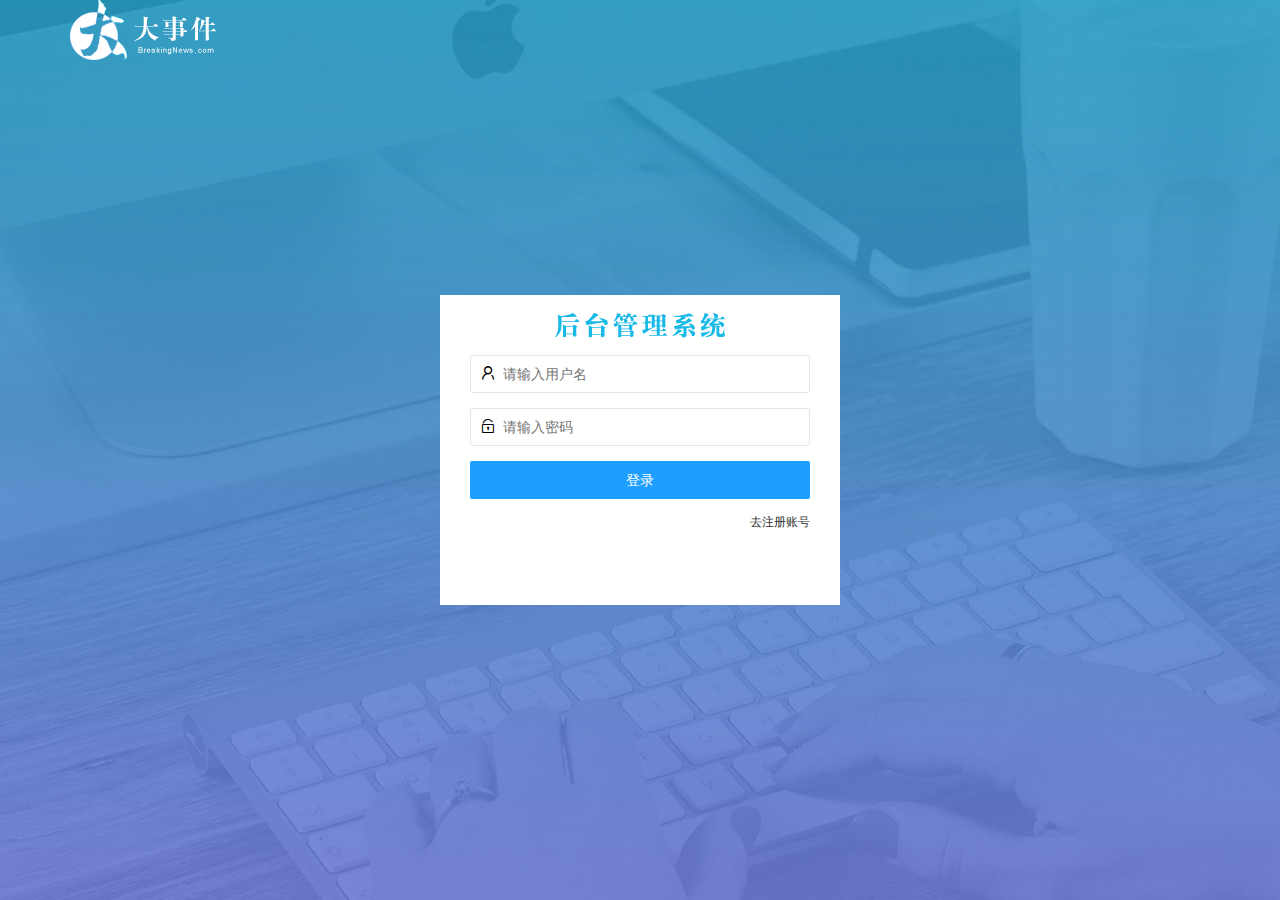
<file: login.html>
<!DOCTYPE html>
<html lang="en">

<head>
    <meta charset="UTF-8">
    <meta name="viewport" content="width=device-width, initial-scale=1.0">
    <title>大事件-登录/注册</title>
    <link rel="stylesheet" href="/assets/lib/layui/css/layui.css">
    <link rel="stylesheet" href="/assets/css/login.css">
</head>

<body>
    <!-- 头部logo区域 -->
    <div class="layui-main">
        <img src="/assets/images/logo.png" alt="">
    </div>


    <!-- 登录注册区域 -->
    <div class="loginAndREgBox">
        <div class="title-box"></div>


        <!-- 登录的div -->
        <div class="login-box">
            <!-- 登录的表单 -->
            <form class="layui-form" id="form_login">
                <!-- 用户名 -->
                <div class="layui-form-item">
                    <i class="layui-icon layui-icon-username"></i>
                    <input type="text" name="username" required lay-verify="required" placeholder="请输入用户名" autocomplete="off" class="layui-input">
                </div>

                <!-- 密码 -->
                <div class="layui-form-item">
                    <i class="layui-icon layui-icon-password"></i>
                    <input type="password" name="password" required lay-verify="required|pwd" placeholder="请输入密码" autocomplete="off" class="layui-input">
                </div>

                <!-- 登录按钮 表单按钮和普通按钮的区别就是有 lay-submit -->
                <div class="layui-form-item">
                    <button class="layui-btn layui-btn-fluid layui-btn-normal" id="form_login' lay-submit ">登录</button></div>


                <div class="layui-form-item links">
                    <a href="javascript:;" id="link_reg">去注册账号</a>
                </div>
            </form>
        </div>
        <!-- 注册的div -->
        <div class="reg-box">
            <!-- 注册的表单 -->
            <form class="layui-form" id="form_reg">
                <!-- 用户名 -->
                <div class="layui-form-item">
                    <i class="layui-icon layui-icon-username"></i>
                    <input type="text" name="username" required lay-verify="required" placeholder="请输入用户名" autocomplete="off" class="layui-input">
                </div>

                <!-- 密码 -->
                <div class="layui-form-item">
                    <i class="layui-icon layui-icon-password"></i>
                    <input type="password" name="password" required lay-verify="required|pwd" placeholder="请输入密码" autocomplete="off" class="layui-input">
                </div>

                <!-- 确认密码框 -->
                <div class="layui-form-item">
                    <i class="layui-icon layui-icon-password"></i>
                    <input type="password" name="repassword" required lay-verify="required|pwd|repwd" placeholder="再次确认密码" autocomplete="off" class="layui-input">
                </div>

                <!-- 注册按钮  -->
                <div class="layui-form-item">
                    <button class="layui-btn layui-btn-fluid layui-btn-normal" lay-submit>注册</button></div>
                <div class="layui-form-item links">
                    <a href="javascript:;" id="link_login">去登录</a>
                </div>
            </form>
        </div>
    </div>

    </div>


    <!-- 导入layui 的js文件 -->
    <script src="/assets/lib/layui/layui.all.js"></script>
    <!-- 导入jquery.js -->
    <script src="/assets/lib/jquery.js"></script>
    <script src="/assets/js/baseAPI.js"></script>
    <!-- 导入login.js -->
    <script src="/assets/js/login.js"></script>
</body>

</html>
</file>
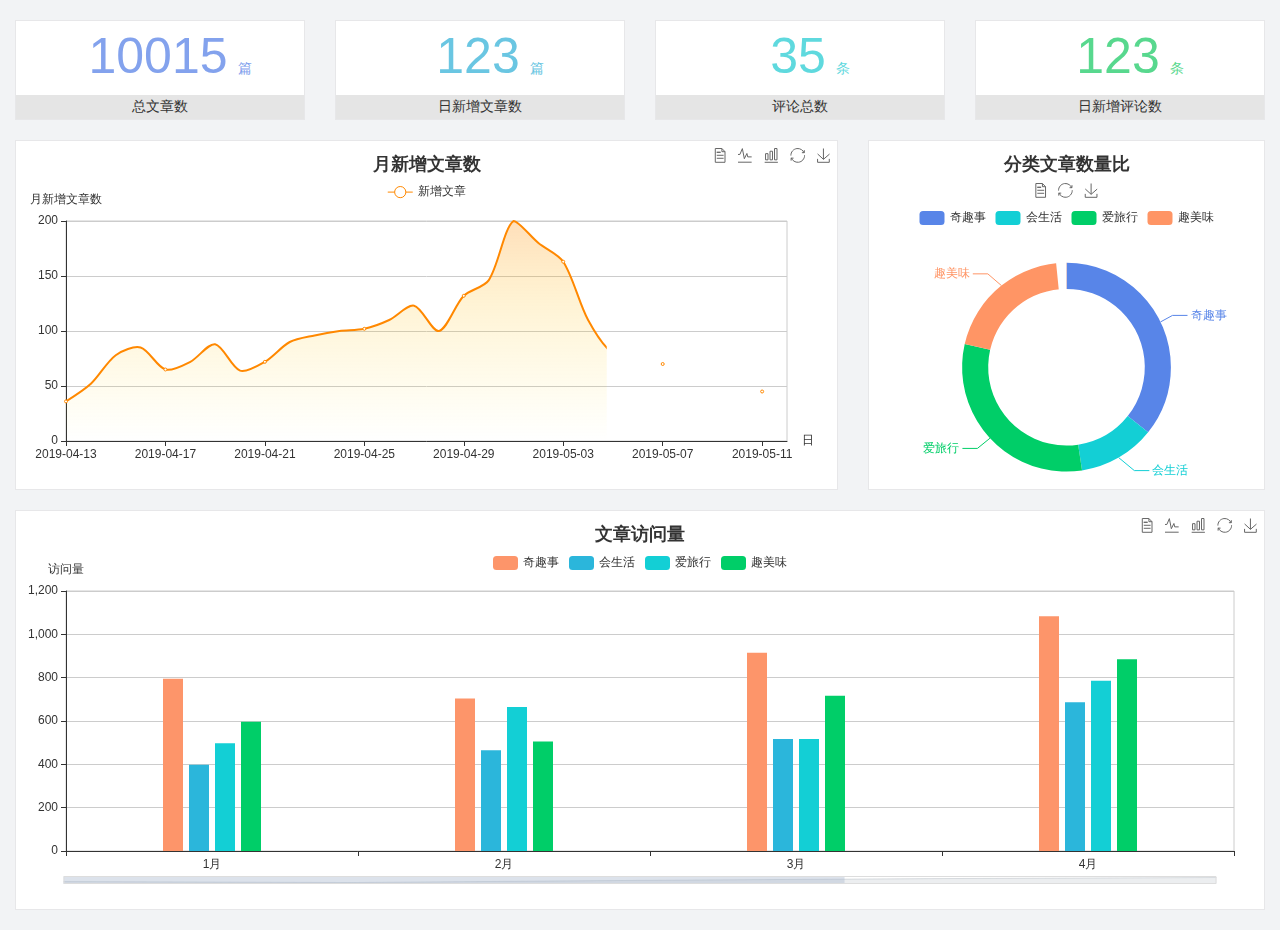
<file: home/dashboard.html>
<!DOCTYPE html>
<html lang="en">

<head>
  <meta charset="UTF-8">
  <meta name="viewport" content="width=device-width, initial-scale=1.0">
  <meta http-equiv="X-UA-Compatible" content="ie=edge">
  <title>图表统计</title>
  <link rel="stylesheet" href="../../assets/lib/bootstrap.css" />
  <link rel="stylesheet" href="../../assets/lib/main.css" />
  <script src="../../assets/lib/jquery.js"></script>
  <script type="text/javascript" src="../../assets/lib/echarts.min.js"></script>
</head>

<body>
  <div class="container-fluid">
    <div class="row spannel_list">
      <div class="col-sm-3 col-xs-6">
        <div class="spannel">
          <em>10015</em><span>篇</span>
          <b>总文章数</b>
        </div>
      </div>
      <div class="col-sm-3 col-xs-6">
        <div class="spannel scolor01">
          <em>123</em><span>篇</span>
          <b>日新增文章数</b>
        </div>
      </div>
      <div class="col-sm-3 col-xs-6">
        <div class="spannel scolor02">
          <em>35</em><span>条</span>
          <b>评论总数</b>
        </div>
      </div>
      <div class="col-sm-3 col-xs-6">
        <div class="spannel scolor03">
          <em>123</em><span>条</span>
          <b>日新增评论数</b>
        </div>
      </div>
    </div>
  </div>

  <div class="container-fluid">
    <div class="row curve-pie">
      <div class="col-lg-8 col-md-8">
        <div class="gragh_pannel" id="curve_show"></div>
      </div>
      <div class="col-lg-4 col-md-4">
        <div class="gragh_pannel" id="pie_show"></div>
      </div>
    </div>
  </div>

  <div class="container-fluid">
    <div class="column_pannel" id="column_show"></div>
  </div>

  <script>
    var oChart = echarts.init(document.getElementById('curve_show'));
    var aList_all = [
      { 'count': 36, 'date': '2019-04-13' },
      { 'count': 52, 'date': '2019-04-14' },
      { 'count': 78, 'date': '2019-04-15' },
      { 'count': 85, 'date': '2019-04-16' },
      { 'count': 65, 'date': '2019-04-17' },
      { 'count': 72, 'date': '2019-04-18' },
      { 'count': 88, 'date': '2019-04-19' },
      { 'count': 64, 'date': '2019-04-20' },
      { 'count': 72, 'date': '2019-04-21' },
      { 'count': 90, 'date': '2019-04-22' },
      { 'count': 96, 'date': '2019-04-23' },
      { 'count': 100, 'date': '2019-04-24' },
      { 'count': 102, 'date': '2019-04-25' },
      { 'count': 110, 'date': '2019-04-26' },
      { 'count': 123, 'date': '2019-04-27' },
      { 'count': 100, 'date': '2019-04-28' },
      { 'count': 132, 'date': '2019-04-29' },
      { 'count': 146, 'date': '2019-04-30' },
      { 'count': 200, 'date': '2019-05-01' },
      { 'count': 180, 'date': '2019-05-02' },
      { 'count': 163, 'date': '2019-05-03' },
      { 'count': 110, 'date': '2019-05-04' },
      { 'count': 80, 'date': '2019-05-05' },
      { 'count': 82, 'date': '2019-05-06' },
      { 'count': 70, 'date': '2019-05-07' },
      { 'count': 65, 'date': '2019-05-08' },
      { 'count': 54, 'date': '2019-05-09' },
      { 'count': 40, 'date': '2019-05-10' },
      { 'count': 45, 'date': '2019-05-11' },
      { 'count': 38, 'date': '2019-05-12' },
    ];

    let aCount = [];
    let aDate = [];

    for (var i = 0; i < aList_all.length; i++) {
      aCount.push(aList_all[i].count);
      aDate.push(aList_all[i].date);
    }

    var chartopt = {
      title: {
        text: '月新增文章数',
        left: 'center',
        top: '10'
      },
      tooltip: {
        trigger: 'axis'
      },
      legend: {
        data: ['新增文章'],
        top: '40'
      },
      toolbox: {
        show: true,
        feature: {
          mark: { show: true },
          dataView: { show: true, readOnly: false },
          magicType: { show: true, type: ['line', 'bar'] },
          restore: { show: true },
          saveAsImage: { show: true }
        }
      },
      calculable: true,
      xAxis: [
        {
          name: '日',
          type: 'category',
          boundaryGap: false,
          data: aDate
        }
      ],
      yAxis: [
        {
          name: '月新增文章数',
          type: 'value'
        }
      ],
      series: [
        {
          name: '新增文章',
          type: 'line',
          smooth: true,
          itemStyle: { normal: { areaStyle: { type: 'default' }, color: '#f80' }, lineStyle: { color: '#f80' } },
          data: aCount
        }],
      areaStyle: {
        normal: {
          color: new echarts.graphic.LinearGradient(0, 0, 0, 1, [{
            offset: 0,
            color: 'rgba(255,136,0,0.39)'
          }, {
            offset: .34,
            color: 'rgba(255,180,0,0.25)'
          }, {
            offset: 1,
            color: 'rgba(255,222,0,0.00)'
          }])

        }
      },
      grid: {
        show: true,
        x: 50,
        x2: 50,
        y: 80,
        height: 220
      }
    };

    oChart.setOption(chartopt);


    var oPie = echarts.init(document.getElementById('pie_show'));
    var oPieopt =
    {
      title: {
        top: 10,
        text: '分类文章数量比',
        x: 'center'
      },
      tooltip: {
        trigger: 'item',
        formatter: "{a} <br/>{b} : {c} ({d}%)"
      },
      color: ['#5885e8', '#13cfd5', '#00ce68', '#ff9565'],
      legend: {
        x: 'center',
        top: 65,
        data: ['奇趣事', '会生活', '爱旅行', '趣美味']
      },
      toolbox: {
        show: true,
        x: 'center',
        top: 35,
        feature: {
          mark: { show: true },
          dataView: { show: true, readOnly: false },
          magicType: {
            show: true,
            type: ['pie', 'funnel'],
            option: {
              funnel: {
                x: '25%',
                width: '50%',
                funnelAlign: 'left',
                max: 1548
              }
            }
          },
          restore: { show: true },
          saveAsImage: { show: true }
        }
      },
      calculable: true,
      series: [
        {
          name: '访问来源',
          type: 'pie',
          radius: ['45%', '60%'],
          center: ['50%', '65%'],
          data: [
            { value: 300, name: '奇趣事' },
            { value: 100, name: '会生活' },
            { value: 260, name: '爱旅行' },
            { value: 180, name: '趣美味' }
          ]
        }
      ]
    };
    oPie.setOption(oPieopt);



    var oColumn = this.echarts.init(document.getElementById('column_show'));
    var oColumnopt =
    {
      title: {
        text: '文章访问量',
        left: 'center',
        top: '10'
      },
      tooltip: {
        trigger: 'axis'
      },
      legend: {
        data: ['奇趣事', '会生活', '爱旅行', '趣美味'],
        top: '40'
      },
      toolbox: {
        show: true,
        feature: {
          mark: { show: true },
          dataView: { show: true, readOnly: false },
          magicType: { show: true, type: ['line', 'bar'] },
          restore: { show: true },
          saveAsImage: { show: true }
        }
      },
      calculable: true,
      xAxis: [
        {
          type: 'category',
          data: ['1月', '2月', '3月', '4月', '5月']
        }
      ],
      yAxis: [
        {
          name: '访问量',
          type: 'value'
        }
      ],
      series: [
        {
          name: '奇趣事',
          type: 'bar',
          barWidth: 20,
          itemStyle: {
            normal: { areaStyle: { type: 'default' }, color: '#fd956a' }
          },
          data: [800, 708, 920, 1090, 1200]
        },
        {
          name: '会生活',
          type: 'bar',
          barWidth: 20,
          itemStyle: {
            normal: { areaStyle: { type: 'default' }, color: '#2bb6db' }
          },
          data: [400, 468, 520, 690, 800]
        },
        {
          name: '爱旅行',
          type: 'bar',
          barWidth: 20,
          itemStyle: {
            normal: { areaStyle: { type: 'default' }, color: '#13cfd5' }
          },
          data: [500, 668, 520, 790, 900]
        },
        {
          name: '趣美味',
          type: 'bar',
          barWidth: 20,
          itemStyle: {
            normal: { areaStyle: { type: 'default' }, color: '#00ce68' }
          },
          data: [600, 508, 720, 890, 1000]
        }
      ],
      grid: {
        show: true,
        x: 50,
        x2: 30,
        y: 80,
        height: 260
      },
      dataZoom: [//给x轴设置滚动条
        {
          start: 0,//默认为0
          end: 100 - 1000 / 31,//默认为100
          type: 'slider',
          show: true,
          xAxisIndex: [0],
          handleSize: 0,//滑动条的 左右2个滑动条的大小
          height: 8,//组件高度
          left: 45, //左边的距离
          right: 50,//右边的距离
          bottom: 26,//右边的距离
          handleColor: '#ddd',//h滑动图标的颜色
          handleStyle: {
            borderColor: "#cacaca",
            borderWidth: "1",
            shadowBlur: 2,
            background: "#ddd",
            shadowColor: "#ddd",
          }
        }]
    };
    oColumn.setOption(oColumnopt);
  </script>
</body>

</html>
</file>
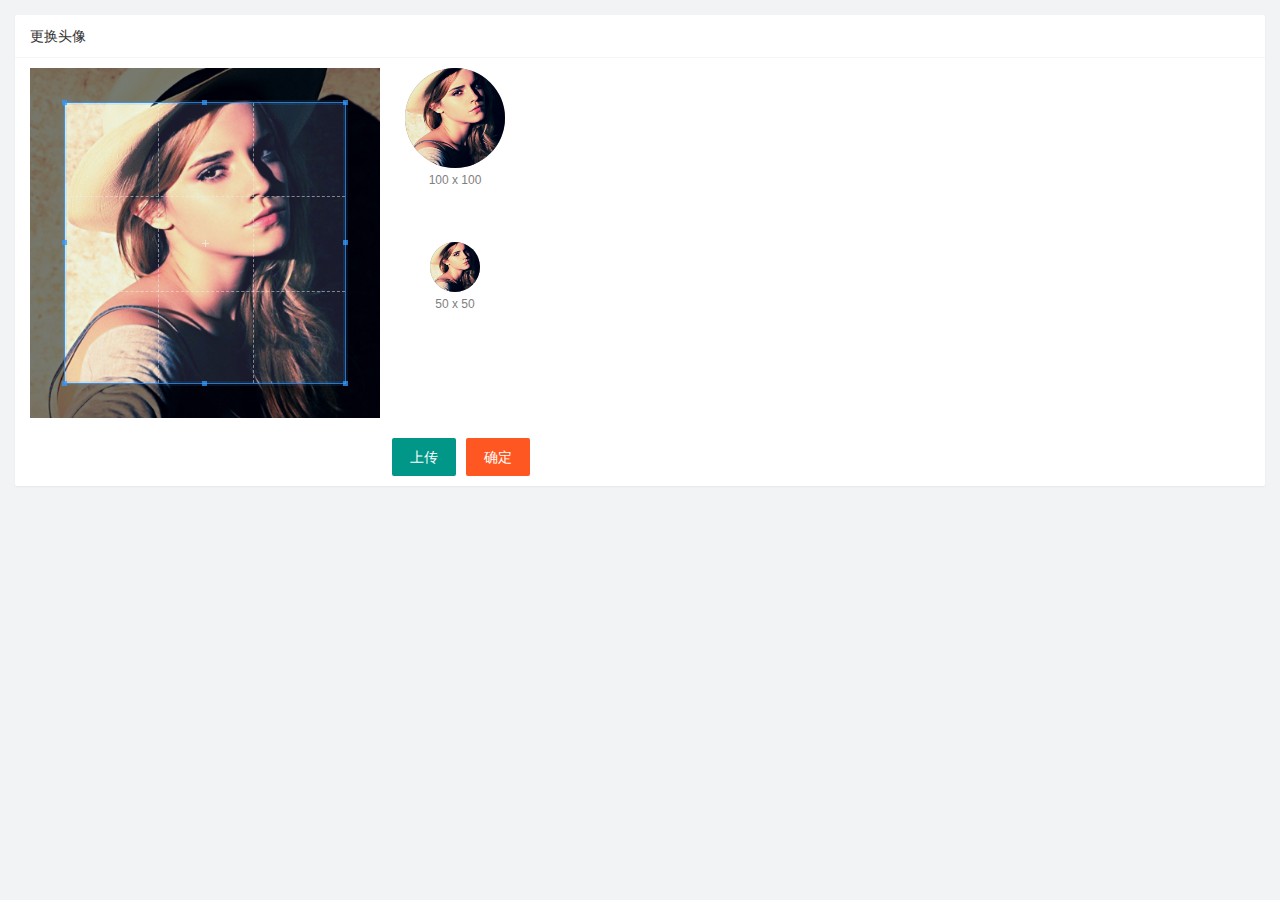
<file: user/user_avatar.html>
<!DOCTYPE html>
<html lang="en">

<head>
    <meta charset="UTF-8" />
    <meta name="viewport" content="width=device-width, initial-scale=1.0" />
    <title>Document</title>
    <link rel="stylesheet" href="/assets/lib/layui/css/layui.css" />
    <link rel="stylesheet" href="/assets/lib/cropper/cropper.css" />
    <link rel="stylesheet" href="/assets/css/user/user_avatar.css" />
</head>

<body>
    <!-- 卡片区域 -->
    <div class="layui-card">
        <div class="layui-card-header">更换头像</div>
        <div class="layui-card-body">
            <!-- 第一行的图片裁剪和预览区域 -->
            <div class="row1">
                <!-- 图片裁剪区域 -->
                <div class="cropper-box">
                    <!-- 这个 img 标签很重要，将来会把它初始化为裁剪区域 -->
                    <img id="image" src="/assets/images/sample.jpg" />
                </div>
                <!-- 图片的预览区域 -->
                <div class="preview-box">
                    <div>
                        <!-- 宽高为 100px 的预览区域 -->
                        <div class="img-preview w100"></div>
                        <p class="size">100 x 100</p>
                    </div>
                    <div>
                        <!-- 宽高为 50px 的预览区域 -->
                        <div class="img-preview w50"></div>
                        <p class="size">50 x 50</p>
                    </div>
                </div>
            </div <!-- 第二行的按钮区域 -->
            <div class="row2">
                <input type="file" id="file" accept="image/png,image/jpeg" />
                <button type="button" class="layui-btn" id="btnChooseImage">上传</button>
                <button type="button" class="layui-btn layui-btn-danger" id="btnUpload">确定</button>
            </div>
        </div>
    </div>


    <script src="/assets/lib/layui/layui.all.js"></script>
    <script src="/assets/lib/jquery.js"></script>
    <script src="/assets/js/baseAPI.js"></script>
    <script src="/assets/lib/cropper/Cropper.js"></script>
    <script src="/assets/lib/cropper/jquery-cropper.js"></script>
    <script src="/assets/js/user/user_avatar.js"></script>
</body>

</html>
</file>
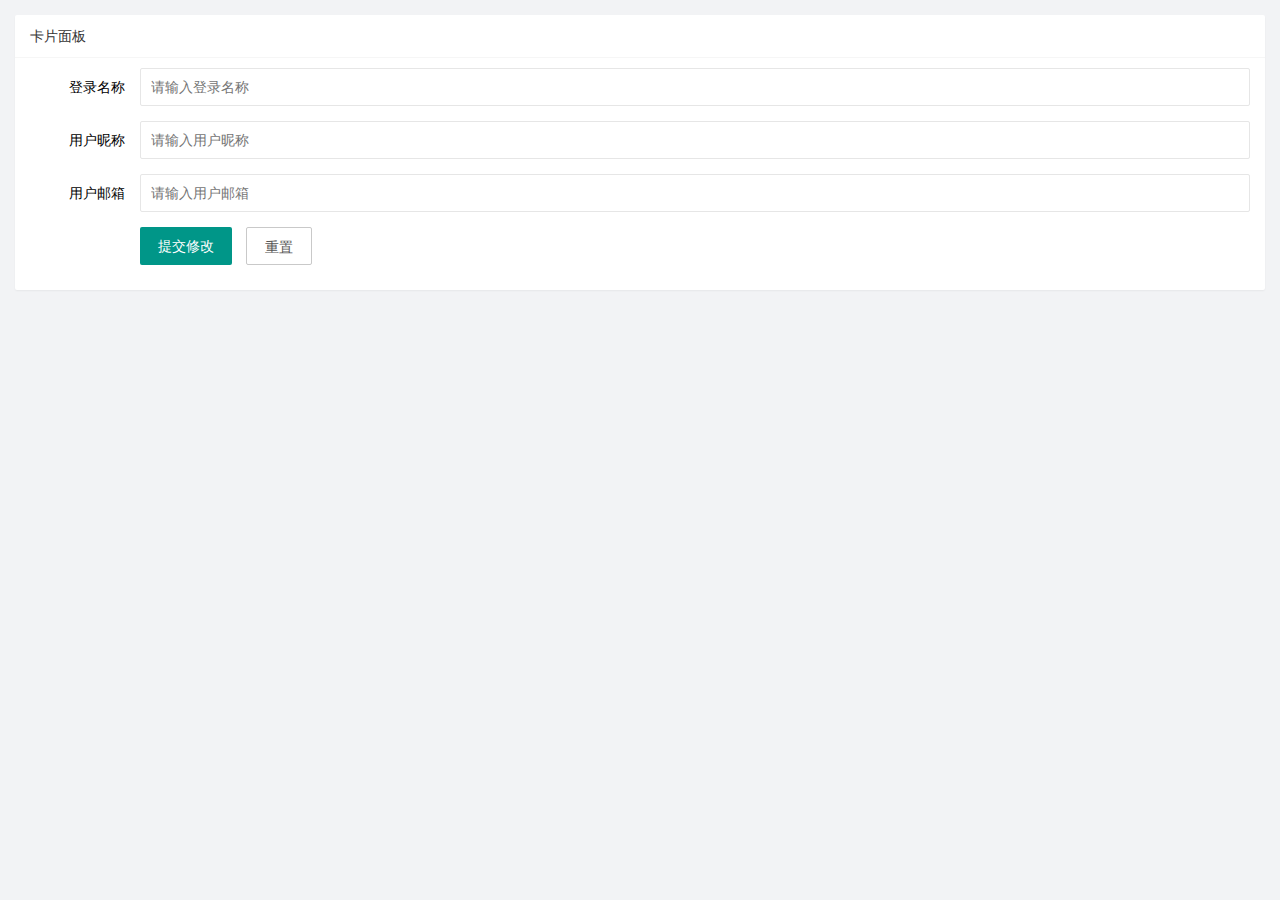
<file: user/user_info.html>
<!DOCTYPE html>
<html lang="en">

<head>
    <meta charset="UTF-8">
    <meta name="viewport" content="width=device-width, initial-scale=1.0">
    <title>Document</title>
    <link rel="stylesheet" href="/assets/lib/layui/css/layui.css">
    <link rel="stylesheet" href="/assets/css/user/user_info.css">
</head>

<body>
    <div class="layui-card">
        <div class="layui-card-header">卡片面板</div>
        <div class="layui-card-body">
            <!-- 表单区域 -->
            <form class="layui-form" lay-filter="formUserInfo">
                <!-- 隐藏域 -->
                <input type="hidden" name="id" value="">
                <div class="layui-form-item">
                    <label class="layui-form-label">登录名称</label>
                    <div class="layui-input-block">
                        <input type="text" name="username" required lay-verify="required" placeholder="请输入登录名称" autocomplete="off" class="layui-input" readonly/>
                    </div>
                </div>
                <div class="layui-form-item">
                    <label class="layui-form-label">用户昵称</label>
                    <div class="layui-input-block">
                        <input type="text" name="nickname" required lay-verify="required" placeholder="请输入用户昵称" autocomplete="off" class="layui-input">
                    </div>
                </div>
                <div class="layui-form-item">
                    <label class="layui-form-label">用户邮箱</label>
                    <div class="layui-input-block">
                        <input type="text" name="email" required lay-verify="required|email" placeholder="请输入用户邮箱" autocomplete="off" class="layui-input">
                    </div>
                </div>
                <div class="layui-form-item">
                    <div class="layui-input-block">
                        <button class="layui-btn" lay-submit lay-filter="formDemo">提交修改</button>
                        <button type="reset" class="layui-btn layui-btn-primary " id="btnReset">重置</button>
                    </div>
                </div>
            </form>
        </div>
    </div>
    <!-- 导入 layui JS文件 -->
    <script src="/assets/lib/layui/layui.all.js"></script>
    <script src="/assets/lib/jquery.js"></script>
    <script src="/assets/js/baseAPI.js"></script>
    <script src="/assets/js/user/user_info.js"></script>
</body>

</html>
</file>
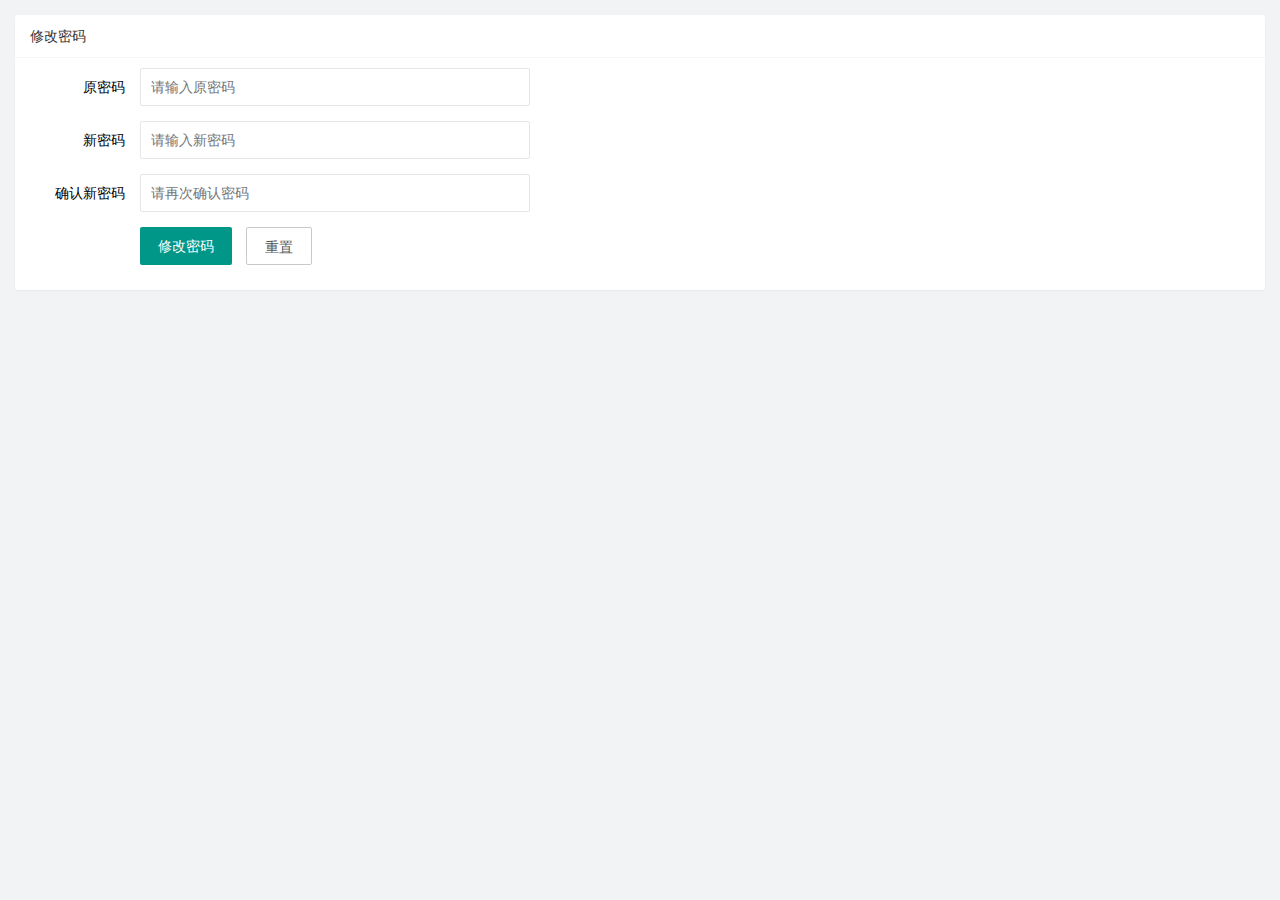
<file: user/user_pwd.html>
<!DOCTYPE html>
<html lang="en">

<head>
    <meta charset="UTF-8" />
    <meta name="viewport" content="width=device-width, initial-scale=1.0" />
    <title>Document</title>
    <link rel="stylesheet" href="/assets/lib/layui/css/layui.css" />
    <link rel="stylesheet" href="/assets/css/user/user_pwd.css" />
</head>

<body>
    <!-- 卡片区域 -->
    <div class="layui-card">
        <div class="layui-card-header">修改密码</div>
        <div class="layui-card-body">
            <form class="layui-form">
                <div class="layui-form-item">
                    <label class="layui-form-label">原密码</label>
                    <div class="layui-input-block">
                        <input type="password|pwd" name="oldPwd" required lay-verify="required" placeholder="请输入原密码" autocomplete="off" class="layui-input" />
                    </div>
                </div>
                <div class="layui-form-item">
                    <label class="layui-form-label">新密码</label>
                    <div class="layui-input-block">
                        <input type="password" name="newPwd" required lay-verify="required|pwd|samePwd" placeholder="请输入新密码" autocomplete="off" class="layui-input" />
                    </div>
                </div>
                <div class="layui-form-item">
                    <label class="layui-form-label">确认新密码</label>
                    <div class="layui-input-block">
                        <input type="password" name="rePwd" required lay-verify="required|pwd|rePwd" placeholder="请再次确认密码" autocomplete="off" class="layui-input" />
                    </div>
                </div>
                <div class="layui-form-item">
                    <div class="layui-input-block">
                        <button class="layui-btn" lay-submit lay-filter="formDemo">修改密码</button>
                        <button type="reset" class="layui-btn layui-btn-primary">重置</button>
                    </div>
                </div>
            </form>
        </div>
    </div>
    <!-- 导入 layui 的 js -->
    <script src="/assets/lib/layui/layui.all.js"></script>
    <!-- 导入 jQuery -->
    <script src="/assets/lib/jquery.js"></script>
    <!-- 导入 baseAPI -->
    <script src="/assets/js/baseAPI.js"></script>
    <!-- 导入自己的 js -->
    <script src="/assets/js/user/user_pwd.js"></script>
</body>

</html>
</file>
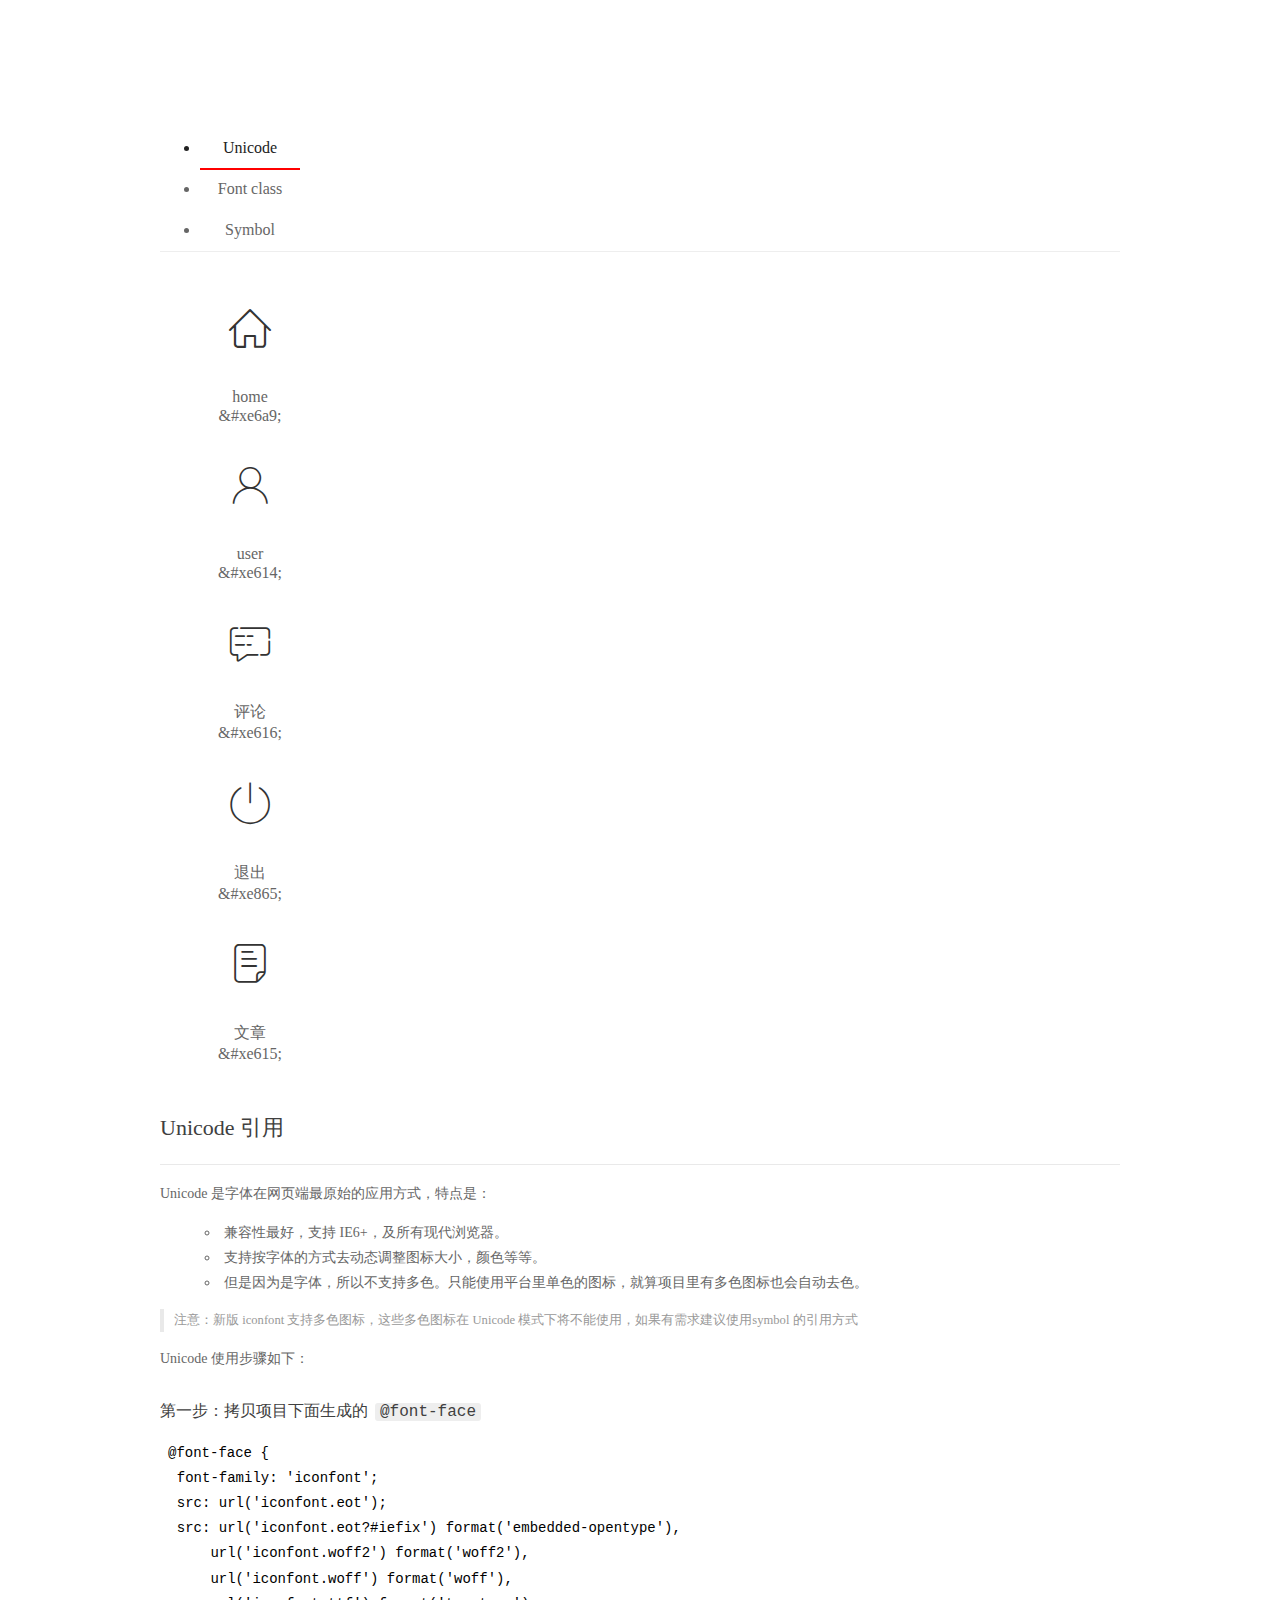
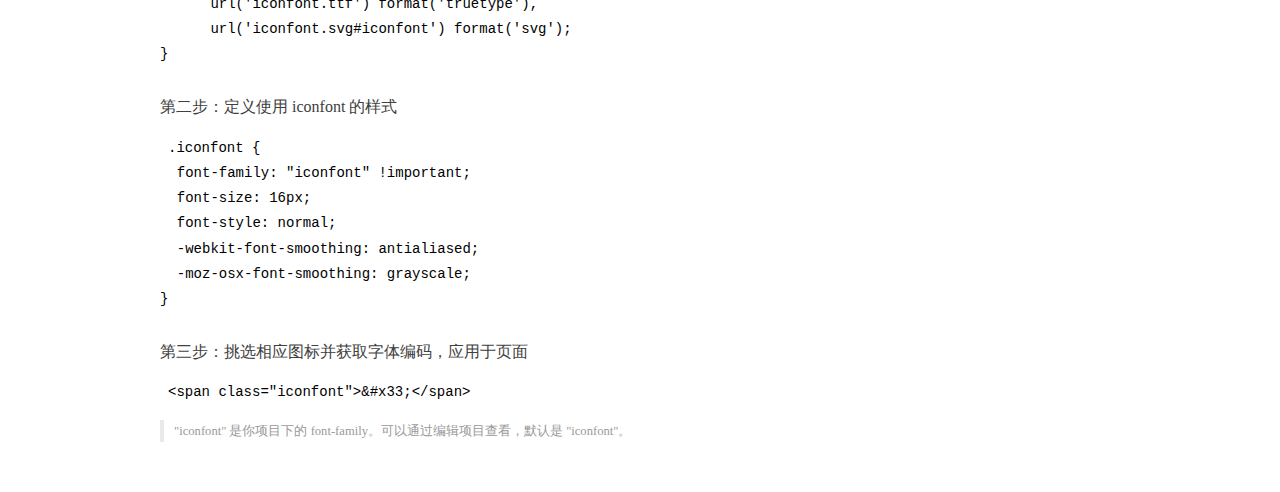
<file: assets/fonts/demo_index.html>
<!DOCTYPE html>
<html>
<head>
  <meta charset="utf-8"/>
  <title>IconFont Demo</title>
  <link rel="shortcut icon" href="https://gtms04.alicdn.com/tps/i4/TB1_oz6GVXXXXaFXpXXJDFnIXXX-64-64.ico" type="image/x-icon"/>
  <link rel="stylesheet" href="https://g.alicdn.com/thx/cube/1.3.2/cube.min.css">
  <link rel="stylesheet" href="demo.css">
  <link rel="stylesheet" href="iconfont.css">
  <script src="iconfont.js"></script>
  <!-- jQuery -->
  <script src="https://a1.alicdn.com/oss/uploads/2018/12/26/7bfddb60-08e8-11e9-9b04-53e73bb6408b.js"></script>
  <!-- 代码高亮 -->
  <script src="https://a1.alicdn.com/oss/uploads/2018/12/26/a3f714d0-08e6-11e9-8a15-ebf944d7534c.js"></script>
</head>
<body>
  <div class="main">
    <h1 class="logo"><a href="https://www.iconfont.cn/" title="iconfont 首页" target="_blank">&#xe86b;</a></h1>
    <div class="nav-tabs">
      <ul id="tabs" class="dib-box">
        <li class="dib active"><span>Unicode</span></li>
        <li class="dib"><span>Font class</span></li>
        <li class="dib"><span>Symbol</span></li>
      </ul>
      
    </div>
    <div class="tab-container">
      <div class="content unicode" style="display: block;">
          <ul class="icon_lists dib-box">
          
            <li class="dib">
              <span class="icon iconfont">&#xe6a9;</span>
                <div class="name">home</div>
                <div class="code-name">&amp;#xe6a9;</div>
              </li>
          
            <li class="dib">
              <span class="icon iconfont">&#xe614;</span>
                <div class="name">user</div>
                <div class="code-name">&amp;#xe614;</div>
              </li>
          
            <li class="dib">
              <span class="icon iconfont">&#xe616;</span>
                <div class="name">评论</div>
                <div class="code-name">&amp;#xe616;</div>
              </li>
          
            <li class="dib">
              <span class="icon iconfont">&#xe865;</span>
                <div class="name">退出</div>
                <div class="code-name">&amp;#xe865;</div>
              </li>
          
            <li class="dib">
              <span class="icon iconfont">&#xe615;</span>
                <div class="name">文章</div>
                <div class="code-name">&amp;#xe615;</div>
              </li>
          
          </ul>
          <div class="article markdown">
          <h2 id="unicode-">Unicode 引用</h2>
          <hr>

          <p>Unicode 是字体在网页端最原始的应用方式，特点是：</p>
          <ul>
            <li>兼容性最好，支持 IE6+，及所有现代浏览器。</li>
            <li>支持按字体的方式去动态调整图标大小，颜色等等。</li>
            <li>但是因为是字体，所以不支持多色。只能使用平台里单色的图标，就算项目里有多色图标也会自动去色。</li>
          </ul>
          <blockquote>
            <p>注意：新版 iconfont 支持多色图标，这些多色图标在 Unicode 模式下将不能使用，如果有需求建议使用symbol 的引用方式</p>
          </blockquote>
          <p>Unicode 使用步骤如下：</p>
          <h3 id="-font-face">第一步：拷贝项目下面生成的 <code>@font-face</code></h3>
<pre><code class="language-css"
>@font-face {
  font-family: 'iconfont';
  src: url('iconfont.eot');
  src: url('iconfont.eot?#iefix') format('embedded-opentype'),
      url('iconfont.woff2') format('woff2'),
      url('iconfont.woff') format('woff'),
      url('iconfont.ttf') format('truetype'),
      url('iconfont.svg#iconfont') format('svg');
}
</code></pre>
          <h3 id="-iconfont-">第二步：定义使用 iconfont 的样式</h3>
<pre><code class="language-css"
>.iconfont {
  font-family: "iconfont" !important;
  font-size: 16px;
  font-style: normal;
  -webkit-font-smoothing: antialiased;
  -moz-osx-font-smoothing: grayscale;
}
</code></pre>
          <h3 id="-">第三步：挑选相应图标并获取字体编码，应用于页面</h3>
<pre>
<code class="language-html"
>&lt;span class="iconfont"&gt;&amp;#x33;&lt;/span&gt;
</code></pre>
          <blockquote>
            <p>"iconfont" 是你项目下的 font-family。可以通过编辑项目查看，默认是 "iconfont"。</p>
          </blockquote>
          </div>
      </div>
      <div class="content font-class">
        <ul class="icon_lists dib-box">
          
          <li class="dib">
            <span class="icon iconfont icon-home"></span>
            <div class="name">
              home
            </div>
            <div class="code-name">.icon-home
            </div>
          </li>
          
          <li class="dib">
            <span class="icon iconfont icon-user"></span>
            <div class="name">
              user
            </div>
            <div class="code-name">.icon-user
            </div>
          </li>
          
          <li class="dib">
            <span class="icon iconfont icon-pinglun"></span>
            <div class="name">
              评论
            </div>
            <div class="code-name">.icon-pinglun
            </div>
          </li>
          
          <li class="dib">
            <span class="icon iconfont icon-tuichu"></span>
            <div class="name">
              退出
            </div>
            <div class="code-name">.icon-tuichu
            </div>
          </li>
          
          <li class="dib">
            <span class="icon iconfont icon-16"></span>
            <div class="name">
              文章
            </div>
            <div class="code-name">.icon-16
            </div>
          </li>
          
        </ul>
        <div class="article markdown">
        <h2 id="font-class-">font-class 引用</h2>
        <hr>

        <p>font-class 是 Unicode 使用方式的一种变种，主要是解决 Unicode 书写不直观，语意不明确的问题。</p>
        <p>与 Unicode 使用方式相比，具有如下特点：</p>
        <ul>
          <li>兼容性良好，支持 IE8+，及所有现代浏览器。</li>
          <li>相比于 Unicode 语意明确，书写更直观。可以很容易分辨这个 icon 是什么。</li>
          <li>因为使用 class 来定义图标，所以当要替换图标时，只需要修改 class 里面的 Unicode 引用。</li>
          <li>不过因为本质上还是使用的字体，所以多色图标还是不支持的。</li>
        </ul>
        <p>使用步骤如下：</p>
        <h3 id="-fontclass-">第一步：引入项目下面生成的 fontclass 代码：</h3>
<pre><code class="language-html">&lt;link rel="stylesheet" href="./iconfont.css"&gt;
</code></pre>
        <h3 id="-">第二步：挑选相应图标并获取类名，应用于页面：</h3>
<pre><code class="language-html">&lt;span class="iconfont icon-xxx"&gt;&lt;/span&gt;
</code></pre>
        <blockquote>
          <p>"
            iconfont" 是你项目下的 font-family。可以通过编辑项目查看，默认是 "iconfont"。</p>
        </blockquote>
      </div>
      </div>
      <div class="content symbol">
          <ul class="icon_lists dib-box">
          
            <li class="dib">
                <svg class="icon svg-icon" aria-hidden="true">
                  <use xlink:href="#icon-home"></use>
                </svg>
                <div class="name">home</div>
                <div class="code-name">#icon-home</div>
            </li>
          
            <li class="dib">
                <svg class="icon svg-icon" aria-hidden="true">
                  <use xlink:href="#icon-user"></use>
                </svg>
                <div class="name">user</div>
                <div class="code-name">#icon-user</div>
            </li>
          
            <li class="dib">
                <svg class="icon svg-icon" aria-hidden="true">
                  <use xlink:href="#icon-pinglun"></use>
                </svg>
                <div class="name">评论</div>
                <div class="code-name">#icon-pinglun</div>
            </li>
          
            <li class="dib">
                <svg class="icon svg-icon" aria-hidden="true">
                  <use xlink:href="#icon-tuichu"></use>
                </svg>
                <div class="name">退出</div>
                <div class="code-name">#icon-tuichu</div>
            </li>
          
            <li class="dib">
                <svg class="icon svg-icon" aria-hidden="true">
                  <use xlink:href="#icon-16"></use>
                </svg>
                <div class="name">文章</div>
                <div class="code-name">#icon-16</div>
            </li>
          
          </ul>
          <div class="article markdown">
          <h2 id="symbol-">Symbol 引用</h2>
          <hr>

          <p>这是一种全新的使用方式，应该说这才是未来的主流，也是平台目前推荐的用法。相关介绍可以参考这篇<a href="">文章</a>
            这种用法其实是做了一个 SVG 的集合，与另外两种相比具有如下特点：</p>
          <ul>
            <li>支持多色图标了，不再受单色限制。</li>
            <li>通过一些技巧，支持像字体那样，通过 <code>font-size</code>, <code>color</code> 来调整样式。</li>
            <li>兼容性较差，支持 IE9+，及现代浏览器。</li>
            <li>浏览器渲染 SVG 的性能一般，还不如 png。</li>
          </ul>
          <p>使用步骤如下：</p>
          <h3 id="-symbol-">第一步：引入项目下面生成的 symbol 代码：</h3>
<pre><code class="language-html">&lt;script src="./iconfont.js"&gt;&lt;/script&gt;
</code></pre>
          <h3 id="-css-">第二步：加入通用 CSS 代码（引入一次就行）：</h3>
<pre><code class="language-html">&lt;style&gt;
.icon {
  width: 1em;
  height: 1em;
  vertical-align: -0.15em;
  fill: currentColor;
  overflow: hidden;
}
&lt;/style&gt;
</code></pre>
          <h3 id="-">第三步：挑选相应图标并获取类名，应用于页面：</h3>
<pre><code class="language-html">&lt;svg class="icon" aria-hidden="true"&gt;
  &lt;use xlink:href="#icon-xxx"&gt;&lt;/use&gt;
&lt;/svg&gt;
</code></pre>
          </div>
      </div>

    </div>
  </div>
  <script>
  $(document).ready(function () {
      $('.tab-container .content:first').show()

      $('#tabs li').click(function (e) {
        var tabContent = $('.tab-container .content')
        var index = $(this).index()

        if ($(this).hasClass('active')) {
          return
        } else {
          $('#tabs li').removeClass('active')
          $(this).addClass('active')

          tabContent.hide().eq(index).fadeIn()
        }
      })
    })
  </script>
</body>
</html>
</file>
<file: assets/lib/layui/css/layui.css>
/** layui-v2.5.5 MIT License By https://www.layui.com */
 .layui-inline,img{display:inline-block;vertical-align:middle}h1,h2,h3,h4,h5,h6{font-weight:400}.layui-edge,.layui-header,.layui-inline,.layui-main{position:relative}.layui-body,.layui-edge,.layui-elip{overflow:hidden}.layui-btn,.layui-edge,.layui-inline,img{vertical-align:middle}.layui-btn,.layui-disabled,.layui-icon,.layui-unselect{-moz-user-select:none;-webkit-user-select:none;-ms-user-select:none}.layui-elip,.layui-form-checkbox span,.layui-form-pane .layui-form-label{text-overflow:ellipsis;white-space:nowrap}.layui-breadcrumb,.layui-tree-btnGroup{visibility:hidden}blockquote,body,button,dd,div,dl,dt,form,h1,h2,h3,h4,h5,h6,input,li,ol,p,pre,td,textarea,th,ul{margin:0;padding:0;-webkit-tap-highlight-color:rgba(0,0,0,0)}a:active,a:hover{outline:0}img{border:none}li{list-style:none}table{border-collapse:collapse;border-spacing:0}h4,h5,h6{font-size:100%}button,input,optgroup,option,select,textarea{font-family:inherit;font-size:inherit;font-style:inherit;font-weight:inherit;outline:0}pre{white-space:pre-wrap;white-space:-moz-pre-wrap;white-space:-pre-wrap;white-space:-o-pre-wrap;word-wrap:break-word}body{line-height:24px;font:14px Helvetica Neue,Helvetica,PingFang SC,Tahoma,Arial,sans-serif}hr{height:1px;margin:10px 0;border:0;clear:both}a{color:#333;text-decoration:none}a:hover{color:#777}a cite{font-style:normal;*cursor:pointer}.layui-border-box,.layui-border-box *{box-sizing:border-box}.layui-box,.layui-box *{box-sizing:content-box}.layui-clear{clear:both;*zoom:1}.layui-clear:after{content:'\20';clear:both;*zoom:1;display:block;height:0}.layui-inline{*display:inline;*zoom:1}.layui-edge{display:inline-block;width:0;height:0;border-width:6px;border-style:dashed;border-color:transparent}.layui-edge-top{top:-4px;border-bottom-color:#999;border-bottom-style:solid}.layui-edge-right{border-left-color:#999;border-left-style:solid}.layui-edge-bottom{top:2px;border-top-color:#999;border-top-style:solid}.layui-edge-left{border-right-color:#999;border-right-style:solid}.layui-disabled,.layui-disabled:hover{color:#d2d2d2!important;cursor:not-allowed!important}.layui-circle{border-radius:100%}.layui-show{display:block!important}.layui-hide{display:none!important}@font-face{font-family:layui-icon;src:url(../font/iconfont.eot?v=250);src:url(../font/iconfont.eot?v=250#iefix) format('embedded-opentype'),url(../font/iconfont.woff2?v=250) format('woff2'),url(../font/iconfont.woff?v=250) format('woff'),url(../font/iconfont.ttf?v=250) format('truetype'),url(../font/iconfont.svg?v=250#layui-icon) format('svg')}.layui-icon{font-family:layui-icon!important;font-size:16px;font-style:normal;-webkit-font-smoothing:antialiased;-moz-osx-font-smoothing:grayscale}.layui-icon-reply-fill:before{content:"\e611"}.layui-icon-set-fill:before{content:"\e614"}.layui-icon-menu-fill:before{content:"\e60f"}.layui-icon-search:before{content:"\e615"}.layui-icon-share:before{content:"\e641"}.layui-icon-set-sm:before{content:"\e620"}.layui-icon-engine:before{content:"\e628"}.layui-icon-close:before{content:"\1006"}.layui-icon-close-fill:before{content:"\1007"}.layui-icon-chart-screen:before{content:"\e629"}.layui-icon-star:before{content:"\e600"}.layui-icon-circle-dot:before{content:"\e617"}.layui-icon-chat:before{content:"\e606"}.layui-icon-release:before{content:"\e609"}.layui-icon-list:before{content:"\e60a"}.layui-icon-chart:before{content:"\e62c"}.layui-icon-ok-circle:before{content:"\1005"}.layui-icon-layim-theme:before{content:"\e61b"}.layui-icon-table:before{content:"\e62d"}.layui-icon-right:before{content:"\e602"}.layui-icon-left:before{content:"\e603"}.layui-icon-cart-simple:before{content:"\e698"}.layui-icon-face-cry:before{content:"\e69c"}.layui-icon-face-smile:before{content:"\e6af"}.layui-icon-survey:before{content:"\e6b2"}.layui-icon-tree:before{content:"\e62e"}.layui-icon-upload-circle:before{content:"\e62f"}.layui-icon-add-circle:before{content:"\e61f"}.layui-icon-download-circle:before{content:"\e601"}.layui-icon-templeate-1:before{content:"\e630"}.layui-icon-util:before{content:"\e631"}.layui-icon-face-surprised:before{content:"\e664"}.layui-icon-edit:before{content:"\e642"}.layui-icon-speaker:before{content:"\e645"}.layui-icon-down:before{content:"\e61a"}.layui-icon-file:before{content:"\e621"}.layui-icon-layouts:before{content:"\e632"}.layui-icon-rate-half:before{content:"\e6c9"}.layui-icon-add-circle-fine:before{content:"\e608"}.layui-icon-prev-circle:before{content:"\e633"}.layui-icon-read:before{content:"\e705"}.layui-icon-404:before{content:"\e61c"}.layui-icon-carousel:before{content:"\e634"}.layui-icon-help:before{content:"\e607"}.layui-icon-code-circle:before{content:"\e635"}.layui-icon-water:before{content:"\e636"}.layui-icon-username:before{content:"\e66f"}.layui-icon-find-fill:before{content:"\e670"}.layui-icon-about:before{content:"\e60b"}.layui-icon-location:before{content:"\e715"}.layui-icon-up:before{content:"\e619"}.layui-icon-pause:before{content:"\e651"}.layui-icon-date:before{content:"\e637"}.layui-icon-layim-uploadfile:before{content:"\e61d"}.layui-icon-delete:before{content:"\e640"}.layui-icon-play:before{content:"\e652"}.layui-icon-top:before{content:"\e604"}.layui-icon-friends:before{content:"\e612"}.layui-icon-refresh-3:before{content:"\e9aa"}.layui-icon-ok:before{content:"\e605"}.layui-icon-layer:before{content:"\e638"}.layui-icon-face-smile-fine:before{content:"\e60c"}.layui-icon-dollar:before{content:"\e659"}.layui-icon-group:before{content:"\e613"}.layui-icon-layim-download:before{content:"\e61e"}.layui-icon-picture-fine:before{content:"\e60d"}.layui-icon-link:before{content:"\e64c"}.layui-icon-diamond:before{content:"\e735"}.layui-icon-log:before{content:"\e60e"}.layui-icon-rate-solid:before{content:"\e67a"}.layui-icon-fonts-del:before{content:"\e64f"}.layui-icon-unlink:before{content:"\e64d"}.layui-icon-fonts-clear:before{content:"\e639"}.layui-icon-triangle-r:before{content:"\e623"}.layui-icon-circle:before{content:"\e63f"}.layui-icon-radio:before{content:"\e643"}.layui-icon-align-center:before{content:"\e647"}.layui-icon-align-right:before{content:"\e648"}.layui-icon-align-left:before{content:"\e649"}.layui-icon-loading-1:before{content:"\e63e"}.layui-icon-return:before{content:"\e65c"}.layui-icon-fonts-strong:before{content:"\e62b"}.layui-icon-upload:before{content:"\e67c"}.layui-icon-dialogue:before{content:"\e63a"}.layui-icon-video:before{content:"\e6ed"}.layui-icon-headset:before{content:"\e6fc"}.layui-icon-cellphone-fine:before{content:"\e63b"}.layui-icon-add-1:before{content:"\e654"}.layui-icon-face-smile-b:before{content:"\e650"}.layui-icon-fonts-html:before{content:"\e64b"}.layui-icon-form:before{content:"\e63c"}.layui-icon-cart:before{content:"\e657"}.layui-icon-camera-fill:before{content:"\e65d"}.layui-icon-tabs:before{content:"\e62a"}.layui-icon-fonts-code:before{content:"\e64e"}.layui-icon-fire:before{content:"\e756"}.layui-icon-set:before{content:"\e716"}.layui-icon-fonts-u:before{content:"\e646"}.layui-icon-triangle-d:before{content:"\e625"}.layui-icon-tips:before{content:"\e702"}.layui-icon-picture:before{content:"\e64a"}.layui-icon-more-vertical:before{content:"\e671"}.layui-icon-flag:before{content:"\e66c"}.layui-icon-loading:before{content:"\e63d"}.layui-icon-fonts-i:before{content:"\e644"}.layui-icon-refresh-1:before{content:"\e666"}.layui-icon-rmb:before{content:"\e65e"}.layui-icon-home:before{content:"\e68e"}.layui-icon-user:before{content:"\e770"}.layui-icon-notice:before{content:"\e667"}.layui-icon-login-weibo:before{content:"\e675"}.layui-icon-voice:before{content:"\e688"}.layui-icon-upload-drag:before{content:"\e681"}.layui-icon-login-qq:before{content:"\e676"}.layui-icon-snowflake:before{content:"\e6b1"}.layui-icon-file-b:before{content:"\e655"}.layui-icon-template:before{content:"\e663"}.layui-icon-auz:before{content:"\e672"}.layui-icon-console:before{content:"\e665"}.layui-icon-app:before{content:"\e653"}.layui-icon-prev:before{content:"\e65a"}.layui-icon-website:before{content:"\e7ae"}.layui-icon-next:before{content:"\e65b"}.layui-icon-component:before{content:"\e857"}.layui-icon-more:before{content:"\e65f"}.layui-icon-login-wechat:before{content:"\e677"}.layui-icon-shrink-right:before{content:"\e668"}.layui-icon-spread-left:before{content:"\e66b"}.layui-icon-camera:before{content:"\e660"}.layui-icon-note:before{content:"\e66e"}.layui-icon-refresh:before{content:"\e669"}.layui-icon-female:before{content:"\e661"}.layui-icon-male:before{content:"\e662"}.layui-icon-password:before{content:"\e673"}.layui-icon-senior:before{content:"\e674"}.layui-icon-theme:before{content:"\e66a"}.layui-icon-tread:before{content:"\e6c5"}.layui-icon-praise:before{content:"\e6c6"}.layui-icon-star-fill:before{content:"\e658"}.layui-icon-rate:before{content:"\e67b"}.layui-icon-template-1:before{content:"\e656"}.layui-icon-vercode:before{content:"\e679"}.layui-icon-cellphone:before{content:"\e678"}.layui-icon-screen-full:before{content:"\e622"}.layui-icon-screen-restore:before{content:"\e758"}.layui-icon-cols:before{content:"\e610"}.layui-icon-export:before{content:"\e67d"}.layui-icon-print:before{content:"\e66d"}.layui-icon-slider:before{content:"\e714"}.layui-icon-addition:before{content:"\e624"}.layui-icon-subtraction:before{content:"\e67e"}.layui-icon-service:before{content:"\e626"}.layui-icon-transfer:before{content:"\e691"}.layui-main{width:1140px;margin:0 auto}.layui-header{z-index:1000;height:60px}.layui-header a:hover{transition:all .5s;-webkit-transition:all .5s}.layui-side{position:fixed;left:0;top:0;bottom:0;z-index:999;width:200px;overflow-x:hidden}.layui-side-scroll{position:relative;width:220px;height:100%;overflow-x:hidden}.layui-body{position:absolute;left:200px;right:0;top:0;bottom:0;z-index:998;width:auto;overflow-y:auto;box-sizing:border-box}.layui-layout-body{overflow:hidden}.layui-layout-admin .layui-header{background-color:#23262E}.layui-layout-admin .layui-side{top:60px;width:200px;overflow-x:hidden}.layui-layout-admin .layui-body{position:fixed;top:60px;bottom:44px}.layui-layout-admin .layui-main{width:auto;margin:0 15px}.layui-layout-admin .layui-footer{position:fixed;left:200px;right:0;bottom:0;height:44px;line-height:44px;padding:0 15px;background-color:#eee}.layui-layout-admin .layui-logo{position:absolute;left:0;top:0;width:200px;height:100%;line-height:60px;text-align:center;color:#009688;font-size:16px}.layui-layout-admin .layui-header .layui-nav{background:0 0}.layui-layout-left{position:absolute!important;left:200px;top:0}.layui-layout-right{position:absolute!important;right:0;top:0}.layui-container{position:relative;margin:0 auto;padding:0 15px;box-sizing:border-box}.layui-fluid{position:relative;margin:0 auto;padding:0 15px}.layui-row:after,.layui-row:before{content:'';display:block;clear:both}.layui-col-lg1,.layui-col-lg10,.layui-col-lg11,.layui-col-lg12,.layui-col-lg2,.layui-col-lg3,.layui-col-lg4,.layui-col-lg5,.layui-col-lg6,.layui-col-lg7,.layui-col-lg8,.layui-col-lg9,.layui-col-md1,.layui-col-md10,.layui-col-md11,.layui-col-md12,.layui-col-md2,.layui-col-md3,.layui-col-md4,.layui-col-md5,.layui-col-md6,.layui-col-md7,.layui-col-md8,.layui-col-md9,.layui-col-sm1,.layui-col-sm10,.layui-col-sm11,.layui-col-sm12,.layui-col-sm2,.layui-col-sm3,.layui-col-sm4,.layui-col-sm5,.layui-col-sm6,.layui-col-sm7,.layui-col-sm8,.layui-col-sm9,.layui-col-xs1,.layui-col-xs10,.layui-col-xs11,.layui-col-xs12,.layui-col-xs2,.layui-col-xs3,.layui-col-xs4,.layui-col-xs5,.layui-col-xs6,.layui-col-xs7,.layui-col-xs8,.layui-col-xs9{position:relative;display:block;box-sizing:border-box}.layui-col-xs1,.layui-col-xs10,.layui-col-xs11,.layui-col-xs12,.layui-col-xs2,.layui-col-xs3,.layui-col-xs4,.layui-col-xs5,.layui-col-xs6,.layui-col-xs7,.layui-col-xs8,.layui-col-xs9{float:left}.layui-col-xs1{width:8.33333333%}.layui-col-xs2{width:16.66666667%}.layui-col-xs3{width:25%}.layui-col-xs4{width:33.33333333%}.layui-col-xs5{width:41.66666667%}.layui-col-xs6{width:50%}.layui-col-xs7{width:58.33333333%}.layui-col-xs8{width:66.66666667%}.layui-col-xs9{width:75%}.layui-col-xs10{width:83.33333333%}.layui-col-xs11{width:91.66666667%}.layui-col-xs12{width:100%}.layui-col-xs-offset1{margin-left:8.33333333%}.layui-col-xs-offset2{margin-left:16.66666667%}.layui-col-xs-offset3{margin-left:25%}.layui-col-xs-offset4{margin-left:33.33333333%}.layui-col-xs-offset5{margin-left:41.66666667%}.layui-col-xs-offset6{margin-left:50%}.layui-col-xs-offset7{margin-left:58.33333333%}.layui-col-xs-offset8{margin-left:66.66666667%}.layui-col-xs-offset9{margin-left:75%}.layui-col-xs-offset10{margin-left:83.33333333%}.layui-col-xs-offset11{margin-left:91.66666667%}.layui-col-xs-offset12{margin-left:100%}@media screen and (max-width:768px){.layui-hide-xs{display:none!important}.layui-show-xs-block{display:block!important}.layui-show-xs-inline{display:inline!important}.layui-show-xs-inline-block{display:inline-block!important}}@media screen and (min-width:768px){.layui-container{width:750px}.layui-hide-sm{display:none!important}.layui-show-sm-block{display:block!important}.layui-show-sm-inline{display:inline!important}.layui-show-sm-inline-block{display:inline-block!important}.layui-col-sm1,.layui-col-sm10,.layui-col-sm11,.layui-col-sm12,.layui-col-sm2,.layui-col-sm3,.layui-col-sm4,.layui-col-sm5,.layui-col-sm6,.layui-col-sm7,.layui-col-sm8,.layui-col-sm9{float:left}.layui-col-sm1{width:8.33333333%}.layui-col-sm2{width:16.66666667%}.layui-col-sm3{width:25%}.layui-col-sm4{width:33.33333333%}.layui-col-sm5{width:41.66666667%}.layui-col-sm6{width:50%}.layui-col-sm7{width:58.33333333%}.layui-col-sm8{width:66.66666667%}.layui-col-sm9{width:75%}.layui-col-sm10{width:83.33333333%}.layui-col-sm11{width:91.66666667%}.layui-col-sm12{width:100%}.layui-col-sm-offset1{margin-left:8.33333333%}.layui-col-sm-offset2{margin-left:16.66666667%}.layui-col-sm-offset3{margin-left:25%}.layui-col-sm-offset4{margin-left:33.33333333%}.layui-col-sm-offset5{margin-left:41.66666667%}.layui-col-sm-offset6{margin-left:50%}.layui-col-sm-offset7{margin-left:58.33333333%}.layui-col-sm-offset8{margin-left:66.66666667%}.layui-col-sm-offset9{margin-left:75%}.layui-col-sm-offset10{margin-left:83.33333333%}.layui-col-sm-offset11{margin-left:91.66666667%}.layui-col-sm-offset12{margin-left:100%}}@media screen and (min-width:992px){.layui-container{width:970px}.layui-hide-md{display:none!important}.layui-show-md-block{display:block!important}.layui-show-md-inline{display:inline!important}.layui-show-md-inline-block{display:inline-block!important}.layui-col-md1,.layui-col-md10,.layui-col-md11,.layui-col-md12,.layui-col-md2,.layui-col-md3,.layui-col-md4,.layui-col-md5,.layui-col-md6,.layui-col-md7,.layui-col-md8,.layui-col-md9{float:left}.layui-col-md1{width:8.33333333%}.layui-col-md2{width:16.66666667%}.layui-col-md3{width:25%}.layui-col-md4{width:33.33333333%}.layui-col-md5{width:41.66666667%}.layui-col-md6{width:50%}.layui-col-md7{width:58.33333333%}.layui-col-md8{width:66.66666667%}.layui-col-md9{width:75%}.layui-col-md10{width:83.33333333%}.layui-col-md11{width:91.66666667%}.layui-col-md12{width:100%}.layui-col-md-offset1{margin-left:8.33333333%}.layui-col-md-offset2{margin-left:16.66666667%}.layui-col-md-offset3{margin-left:25%}.layui-col-md-offset4{margin-left:33.33333333%}.layui-col-md-offset5{margin-left:41.66666667%}.layui-col-md-offset6{margin-left:50%}.layui-col-md-offset7{margin-left:58.33333333%}.layui-col-md-offset8{margin-left:66.66666667%}.layui-col-md-offset9{margin-left:75%}.layui-col-md-offset10{margin-left:83.33333333%}.layui-col-md-offset11{margin-left:91.66666667%}.layui-col-md-offset12{margin-left:100%}}@media screen and (min-width:1200px){.layui-container{width:1170px}.layui-hide-lg{display:none!important}.layui-show-lg-block{display:block!important}.layui-show-lg-inline{display:inline!important}.layui-show-lg-inline-block{display:inline-block!important}.layui-col-lg1,.layui-col-lg10,.layui-col-lg11,.layui-col-lg12,.layui-col-lg2,.layui-col-lg3,.layui-col-lg4,.layui-col-lg5,.layui-col-lg6,.layui-col-lg7,.layui-col-lg8,.layui-col-lg9{float:left}.layui-col-lg1{width:8.33333333%}.layui-col-lg2{width:16.66666667%}.layui-col-lg3{width:25%}.layui-col-lg4{width:33.33333333%}.layui-col-lg5{width:41.66666667%}.layui-col-lg6{width:50%}.layui-col-lg7{width:58.33333333%}.layui-col-lg8{width:66.66666667%}.layui-col-lg9{width:75%}.layui-col-lg10{width:83.33333333%}.layui-col-lg11{width:91.66666667%}.layui-col-lg12{width:100%}.layui-col-lg-offset1{margin-left:8.33333333%}.layui-col-lg-offset2{margin-left:16.66666667%}.layui-col-lg-offset3{margin-left:25%}.layui-col-lg-offset4{margin-left:33.33333333%}.layui-col-lg-offset5{margin-left:41.66666667%}.layui-col-lg-offset6{margin-left:50%}.layui-col-lg-offset7{margin-left:58.33333333%}.layui-col-lg-offset8{margin-left:66.66666667%}.layui-col-lg-offset9{margin-left:75%}.layui-col-lg-offset10{margin-left:83.33333333%}.layui-col-lg-offset11{margin-left:91.66666667%}.layui-col-lg-offset12{margin-left:100%}}.layui-col-space1{margin:-.5px}.layui-col-space1>*{padding:.5px}.layui-col-space3{margin:-1.5px}.layui-col-space3>*{padding:1.5px}.layui-col-space5{margin:-2.5px}.layui-col-space5>*{padding:2.5px}.layui-col-space8{margin:-3.5px}.layui-col-space8>*{padding:3.5px}.layui-col-space10{margin:-5px}.layui-col-space10>*{padding:5px}.layui-col-space12{margin:-6px}.layui-col-space12>*{padding:6px}.layui-col-space15{margin:-7.5px}.layui-col-space15>*{padding:7.5px}.layui-col-space18{margin:-9px}.layui-col-space18>*{padding:9px}.layui-col-space20{margin:-10px}.layui-col-space20>*{padding:10px}.layui-col-space22{margin:-11px}.layui-col-space22>*{padding:11px}.layui-col-space25{margin:-12.5px}.layui-col-space25>*{padding:12.5px}.layui-col-space30{margin:-15px}.layui-col-space30>*{padding:15px}.layui-btn,.layui-input,.layui-select,.layui-textarea,.layui-upload-button{outline:0;-webkit-appearance:none;transition:all .3s;-webkit-transition:all .3s;box-sizing:border-box}.layui-elem-quote{margin-bottom:10px;padding:15px;line-height:22px;border-left:5px solid #009688;border-radius:0 2px 2px 0;background-color:#f2f2f2}.layui-quote-nm{border-style:solid;border-width:1px 1px 1px 5px;background:0 0}.layui-elem-field{margin-bottom:10px;padding:0;border-width:1px;border-style:solid}.layui-elem-field legend{margin-left:20px;padding:0 10px;font-size:20px;font-weight:300}.layui-field-title{margin:10px 0 20px;border-width:1px 0 0}.layui-field-box{padding:10px 15px}.layui-field-title .layui-field-box{padding:10px 0}.layui-progress{position:relative;height:6px;border-radius:20px;background-color:#e2e2e2}.layui-progress-bar{position:absolute;left:0;top:0;width:0;max-width:100%;height:6px;border-radius:20px;text-align:right;background-color:#5FB878;transition:all .3s;-webkit-transition:all .3s}.layui-progress-big,.layui-progress-big .layui-progress-bar{height:18px;line-height:18px}.layui-progress-text{position:relative;top:-20px;line-height:18px;font-size:12px;color:#666}.layui-progress-big .layui-progress-text{position:static;padding:0 10px;color:#fff}.layui-collapse{border-width:1px;border-style:solid;border-radius:2px}.layui-colla-content,.layui-colla-item{border-top-width:1px;border-top-style:solid}.layui-colla-item:first-child{border-top:none}.layui-colla-title{position:relative;height:42px;line-height:42px;padding:0 15px 0 35px;color:#333;background-color:#f2f2f2;cursor:pointer;font-size:14px;overflow:hidden}.layui-colla-content{display:none;padding:10px 15px;line-height:22px;color:#666}.layui-colla-icon{position:absolute;left:15px;top:0;font-size:14px}.layui-card{margin-bottom:15px;border-radius:2px;background-color:#fff;box-shadow:0 1px 2px 0 rgba(0,0,0,.05)}.layui-card:last-child{margin-bottom:0}.layui-card-header{position:relative;height:42px;line-height:42px;padding:0 15px;border-bottom:1px solid #f6f6f6;color:#333;border-radius:2px 2px 0 0;font-size:14px}.layui-bg-black,.layui-bg-blue,.layui-bg-cyan,.layui-bg-green,.layui-bg-orange,.layui-bg-red{color:#fff!important}.layui-card-body{position:relative;padding:10px 15px;line-height:24px}.layui-card-body[pad15]{padding:15px}.layui-card-body[pad20]{padding:20px}.layui-card-body .layui-table{margin:5px 0}.layui-card .layui-tab{margin:0}.layui-panel-window{position:relative;padding:15px;border-radius:0;border-top:5px solid #E6E6E6;background-color:#fff}.layui-auxiliar-moving{position:fixed;left:0;right:0;top:0;bottom:0;width:100%;height:100%;background:0 0;z-index:9999999999}.layui-form-label,.layui-form-mid,.layui-form-select,.layui-input-block,.layui-input-inline,.layui-textarea{position:relative}.layui-bg-red{background-color:#FF5722!important}.layui-bg-orange{background-color:#FFB800!important}.layui-bg-green{background-color:#009688!important}.layui-bg-cyan{background-color:#2F4056!important}.layui-bg-blue{background-color:#1E9FFF!important}.layui-bg-black{background-color:#393D49!important}.layui-bg-gray{background-color:#eee!important;color:#666!important}.layui-badge-rim,.layui-colla-content,.layui-colla-item,.layui-collapse,.layui-elem-field,.layui-form-pane .layui-form-item[pane],.layui-form-pane .layui-form-label,.layui-input,.layui-layedit,.layui-layedit-tool,.layui-quote-nm,.layui-select,.layui-tab-bar,.layui-tab-card,.layui-tab-title,.layui-tab-title .layui-this:after,.layui-textarea{border-color:#e6e6e6}.layui-timeline-item:before,hr{background-color:#e6e6e6}.layui-text{line-height:22px;font-size:14px;color:#666}.layui-text h1,.layui-text h2,.layui-text h3{font-weight:500;color:#333}.layui-text h1{font-size:30px}.layui-text h2{font-size:24px}.layui-text h3{font-size:18px}.layui-text a:not(.layui-btn){color:#01AAED}.layui-text a:not(.layui-btn):hover{text-decoration:underline}.layui-text ul{padding:5px 0 5px 15px}.layui-text ul li{margin-top:5px;list-style-type:disc}.layui-text em,.layui-word-aux{color:#999!important;padding:0 5px!important}.layui-btn{display:inline-block;height:38px;line-height:38px;padding:0 18px;background-color:#009688;color:#fff;white-space:nowrap;text-align:center;font-size:14px;border:none;border-radius:2px;cursor:pointer}.layui-btn:hover{opacity:.8;filter:alpha(opacity=80);color:#fff}.layui-btn:active{opacity:1;filter:alpha(opacity=100)}.layui-btn+.layui-btn{margin-left:10px}.layui-btn-container{font-size:0}.layui-btn-container .layui-btn{margin-right:10px;margin-bottom:10px}.layui-btn-container .layui-btn+.layui-btn{margin-left:0}.layui-table .layui-btn-container .layui-btn{margin-bottom:9px}.layui-btn-radius{border-radius:100px}.layui-btn .layui-icon{margin-right:3px;font-size:18px;vertical-align:bottom;vertical-align:middle\9}.layui-btn-primary{border:1px solid #C9C9C9;background-color:#fff;color:#555}.layui-btn-primary:hover{border-color:#009688;color:#333}.layui-btn-normal{background-color:#1E9FFF}.layui-btn-warm{background-color:#FFB800}.layui-btn-danger{background-color:#FF5722}.layui-btn-checked{background-color:#5FB878}.layui-btn-disabled,.layui-btn-disabled:active,.layui-btn-disabled:hover{border:1px solid #e6e6e6;background-color:#FBFBFB;color:#C9C9C9;cursor:not-allowed;opacity:1}.layui-btn-lg{height:44px;line-height:44px;padding:0 25px;font-size:16px}.layui-btn-sm{height:30px;line-height:30px;padding:0 10px;font-size:12px}.layui-btn-sm i{font-size:16px!important}.layui-btn-xs{height:22px;line-height:22px;padding:0 5px;font-size:12px}.layui-btn-xs i{font-size:14px!important}.layui-btn-group{display:inline-block;vertical-align:middle;font-size:0}.layui-btn-group .layui-btn{margin-left:0!important;margin-right:0!important;border-left:1px solid rgba(255,255,255,.5);border-radius:0}.layui-btn-group .layui-btn-primary{border-left:none}.layui-btn-group .layui-btn-primary:hover{border-color:#C9C9C9;color:#009688}.layui-btn-group .layui-btn:first-child{border-left:none;border-radius:2px 0 0 2px}.layui-btn-group .layui-btn-primary:first-child{border-left:1px solid #c9c9c9}.layui-btn-group .layui-btn:last-child{border-radius:0 2px 2px 0}.layui-btn-group .layui-btn+.layui-btn{margin-left:0}.layui-btn-group+.layui-btn-group{margin-left:10px}.layui-btn-fluid{width:100%}.layui-input,.layui-select,.layui-textarea{height:38px;line-height:1.3;line-height:38px\9;border-width:1px;border-style:solid;background-color:#fff;border-radius:2px}.layui-input::-webkit-input-placeholder,.layui-select::-webkit-input-placeholder,.layui-textarea::-webkit-input-placeholder{line-height:1.3}.layui-input,.layui-textarea{display:block;width:100%;padding-left:10px}.layui-input:hover,.layui-textarea:hover{border-color:#D2D2D2!important}.layui-input:focus,.layui-textarea:focus{border-color:#C9C9C9!important}.layui-textarea{min-height:100px;height:auto;line-height:20px;padding:6px 10px;resize:vertical}.layui-select{padding:0 10px}.layui-form input[type=checkbox],.layui-form input[type=radio],.layui-form select{display:none}.layui-form [lay-ignore]{display:initial}.layui-form-item{margin-bottom:15px;clear:both;*zoom:1}.layui-form-item:after{content:'\20';clear:both;*zoom:1;display:block;height:0}.layui-form-label{float:left;display:block;padding:9px 15px;width:80px;font-weight:400;line-height:20px;text-align:right}.layui-form-label-col{display:block;float:none;padding:9px 0;line-height:20px;text-align:left}.layui-form-item .layui-inline{margin-bottom:5px;margin-right:10px}.layui-input-block{margin-left:110px;min-height:36px}.layui-input-inline{display:inline-block;vertical-align:middle}.layui-form-item .layui-input-inline{float:left;width:190px;margin-right:10px}.layui-form-text .layui-input-inline{width:auto}.layui-form-mid{float:left;display:block;padding:9px 0!important;line-height:20px;margin-right:10px}.layui-form-danger+.layui-form-select .layui-input,.layui-form-danger:focus{border-color:#FF5722!important}.layui-form-select .layui-input{padding-right:30px;cursor:pointer}.layui-form-select .layui-edge{position:absolute;right:10px;top:50%;margin-top:-3px;cursor:pointer;border-width:6px;border-top-color:#c2c2c2;border-top-style:solid;transition:all .3s;-webkit-transition:all .3s}.layui-form-select dl{display:none;position:absolute;left:0;top:42px;padding:5px 0;z-index:899;min-width:100%;border:1px solid #d2d2d2;max-height:300px;overflow-y:auto;background-color:#fff;border-radius:2px;box-shadow:0 2px 4px rgba(0,0,0,.12);box-sizing:border-box}.layui-form-select dl dd,.layui-form-select dl dt{padding:0 10px;line-height:36px;white-space:nowrap;overflow:hidden;text-overflow:ellipsis}.layui-form-select dl dt{font-size:12px;color:#999}.layui-form-select dl dd{cursor:pointer}.layui-form-select dl dd:hover{background-color:#f2f2f2;-webkit-transition:.5s all;transition:.5s all}.layui-form-select .layui-select-group dd{padding-left:20px}.layui-form-select dl dd.layui-select-tips{padding-left:10px!important;color:#999}.layui-form-select dl dd.layui-this{background-color:#5FB878;color:#fff}.layui-form-checkbox,.layui-form-select dl dd.layui-disabled{background-color:#fff}.layui-form-selected dl{display:block}.layui-form-checkbox,.layui-form-checkbox *,.layui-form-switch{display:inline-block;vertical-align:middle}.layui-form-selected .layui-edge{margin-top:-9px;-webkit-transform:rotate(180deg);transform:rotate(180deg);margin-top:-3px\9}:root .layui-form-selected .layui-edge{margin-top:-9px\0/IE9}.layui-form-selectup dl{top:auto;bottom:42px}.layui-select-none{margin:5px 0;text-align:center;color:#999}.layui-select-disabled .layui-disabled{border-color:#eee!important}.layui-select-disabled .layui-edge{border-top-color:#d2d2d2}.layui-form-checkbox{position:relative;height:30px;line-height:30px;margin-right:10px;padding-right:30px;cursor:pointer;font-size:0;-webkit-transition:.1s linear;transition:.1s linear;box-sizing:border-box}.layui-form-checkbox span{padding:0 10px;height:100%;font-size:14px;border-radius:2px 0 0 2px;background-color:#d2d2d2;color:#fff;overflow:hidden}.layui-form-checkbox:hover span{background-color:#c2c2c2}.layui-form-checkbox i{position:absolute;right:0;top:0;width:30px;height:28px;border:1px solid #d2d2d2;border-left:none;border-radius:0 2px 2px 0;color:#fff;font-size:20px;text-align:center}.layui-form-checkbox:hover i{border-color:#c2c2c2;color:#c2c2c2}.layui-form-checked,.layui-form-checked:hover{border-color:#5FB878}.layui-form-checked span,.layui-form-checked:hover span{background-color:#5FB878}.layui-form-checked i,.layui-form-checked:hover i{color:#5FB878}.layui-form-item .layui-form-checkbox{margin-top:4px}.layui-form-checkbox[lay-skin=primary]{height:auto!important;line-height:normal!important;min-width:18px;min-height:18px;border:none!important;margin-right:0;padding-left:28px;padding-right:0;background:0 0}.layui-form-checkbox[lay-skin=primary] span{padding-left:0;padding-right:15px;line-height:18px;background:0 0;color:#666}.layui-form-checkbox[lay-skin=primary] i{right:auto;left:0;width:16px;height:16px;line-height:16px;border:1px solid #d2d2d2;font-size:12px;border-radius:2px;background-color:#fff;-webkit-transition:.1s linear;transition:.1s linear}.layui-form-checkbox[lay-skin=primary]:hover i{border-color:#5FB878;color:#fff}.layui-form-checked[lay-skin=primary] i{border-color:#5FB878!important;background-color:#5FB878;color:#fff}.layui-checkbox-disbaled[lay-skin=primary] span{background:0 0!important;color:#c2c2c2}.layui-checkbox-disbaled[lay-skin=primary]:hover i{border-color:#d2d2d2}.layui-form-item .layui-form-checkbox[lay-skin=primary]{margin-top:10px}.layui-form-switch{position:relative;height:22px;line-height:22px;min-width:35px;padding:0 5px;margin-top:8px;border:1px solid #d2d2d2;border-radius:20px;cursor:pointer;background-color:#fff;-webkit-transition:.1s linear;transition:.1s linear}.layui-form-switch i{position:absolute;left:5px;top:3px;width:16px;height:16px;border-radius:20px;background-color:#d2d2d2;-webkit-transition:.1s linear;transition:.1s linear}.layui-form-switch em{position:relative;top:0;width:25px;margin-left:21px;padding:0!important;text-align:center!important;color:#999!important;font-style:normal!important;font-size:12px}.layui-form-onswitch{border-color:#5FB878;background-color:#5FB878}.layui-checkbox-disbaled,.layui-checkbox-disbaled i{border-color:#e2e2e2!important}.layui-form-onswitch i{left:100%;margin-left:-21px;background-color:#fff}.layui-form-onswitch em{margin-left:5px;margin-right:21px;color:#fff!important}.layui-checkbox-disbaled span{background-color:#e2e2e2!important}.layui-checkbox-disbaled:hover i{color:#fff!important}[lay-radio]{display:none}.layui-form-radio,.layui-form-radio *{display:inline-block;vertical-align:middle}.layui-form-radio{line-height:28px;margin:6px 10px 0 0;padding-right:10px;cursor:pointer;font-size:0}.layui-form-radio *{font-size:14px}.layui-form-radio>i{margin-right:8px;font-size:22px;color:#c2c2c2}.layui-form-radio>i:hover,.layui-form-radioed>i{color:#5FB878}.layui-radio-disbaled>i{color:#e2e2e2!important}.layui-form-pane .layui-form-label{width:110px;padding:8px 15px;height:38px;line-height:20px;border-width:1px;border-style:solid;border-radius:2px 0 0 2px;text-align:center;background-color:#FBFBFB;overflow:hidden;box-sizing:border-box}.layui-form-pane .layui-input-inline{margin-left:-1px}.layui-form-pane .layui-input-block{margin-left:110px;left:-1px}.layui-form-pane .layui-input{border-radius:0 2px 2px 0}.layui-form-pane .layui-form-text .layui-form-label{float:none;width:100%;border-radius:2px;box-sizing:border-box;text-align:left}.layui-form-pane .layui-form-text .layui-input-inline{display:block;margin:0;top:-1px;clear:both}.layui-form-pane .layui-form-text .layui-input-block{margin:0;left:0;top:-1px}.layui-form-pane .layui-form-text .layui-textarea{min-height:100px;border-radius:0 0 2px 2px}.layui-form-pane .layui-form-checkbox{margin:4px 0 4px 10px}.layui-form-pane .layui-form-radio,.layui-form-pane .layui-form-switch{margin-top:6px;margin-left:10px}.layui-form-pane .layui-form-item[pane]{position:relative;border-width:1px;border-style:solid}.layui-form-pane .layui-form-item[pane] .layui-form-label{position:absolute;left:0;top:0;height:100%;border-width:0 1px 0 0}.layui-form-pane .layui-form-item[pane] .layui-input-inline{margin-left:110px}@media screen and (max-width:450px){.layui-form-item .layui-form-label{text-overflow:ellipsis;overflow:hidden;white-space:nowrap}.layui-form-item .layui-inline{display:block;margin-right:0;margin-bottom:20px;clear:both}.layui-form-item .layui-inline:after{content:'\20';clear:both;display:block;height:0}.layui-form-item .layui-input-inline{display:block;float:none;left:-3px;width:auto;margin:0 0 10px 112px}.layui-form-item .layui-input-inline+.layui-form-mid{margin-left:110px;top:-5px;padding:0}.layui-form-item .layui-form-checkbox{margin-right:5px;margin-bottom:5px}}.layui-layedit{border-width:1px;border-style:solid;border-radius:2px}.layui-layedit-tool{padding:3px 5px;border-bottom-width:1px;border-bottom-style:solid;font-size:0}.layedit-tool-fixed{position:fixed;top:0;border-top:1px solid #e2e2e2}.layui-layedit-tool .layedit-tool-mid,.layui-layedit-tool .layui-icon{display:inline-block;vertical-align:middle;text-align:center;font-size:14px}.layui-layedit-tool .layui-icon{position:relative;width:32px;height:30px;line-height:30px;margin:3px 5px;color:#777;cursor:pointer;border-radius:2px}.layui-layedit-tool .layui-icon:hover{color:#393D49}.layui-layedit-tool .layui-icon:active{color:#000}.layui-layedit-tool .layedit-tool-active{background-color:#e2e2e2;color:#000}.layui-layedit-tool .layui-disabled,.layui-layedit-tool .layui-disabled:hover{color:#d2d2d2;cursor:not-allowed}.layui-layedit-tool .layedit-tool-mid{width:1px;height:18px;margin:0 10px;background-color:#d2d2d2}.layedit-tool-html{width:50px!important;font-size:30px!important}.layedit-tool-b,.layedit-tool-code,.layedit-tool-help{font-size:16px!important}.layedit-tool-d,.layedit-tool-face,.layedit-tool-image,.layedit-tool-unlink{font-size:18px!important}.layedit-tool-image input{position:absolute;font-size:0;left:0;top:0;width:100%;height:100%;opacity:.01;filter:Alpha(opacity=1);cursor:pointer}.layui-layedit-iframe iframe{display:block;width:100%}#LAY_layedit_code{overflow:hidden}.layui-laypage{display:inline-block;*display:inline;*zoom:1;vertical-align:middle;margin:10px 0;font-size:0}.layui-laypage>a:first-child,.layui-laypage>a:first-child em{border-radius:2px 0 0 2px}.layui-laypage>a:last-child,.layui-laypage>a:last-child em{border-radius:0 2px 2px 0}.layui-laypage>:first-child{margin-left:0!important}.layui-laypage>:last-child{margin-right:0!important}.layui-laypage a,.layui-laypage button,.layui-laypage input,.layui-laypage select,.layui-laypage span{border:1px solid #e2e2e2}.layui-laypage a,.layui-laypage span{display:inline-block;*display:inline;*zoom:1;vertical-align:middle;padding:0 15px;height:28px;line-height:28px;margin:0 -1px 5px 0;background-color:#fff;color:#333;font-size:12px}.layui-flow-more a *,.layui-laypage input,.layui-table-view select[lay-ignore]{display:inline-block}.layui-laypage a:hover{color:#009688}.layui-laypage em{font-style:normal}.layui-laypage .layui-laypage-spr{color:#999;font-weight:700}.layui-laypage a{text-decoration:none}.layui-laypage .layui-laypage-curr{position:relative}.layui-laypage .layui-laypage-curr em{position:relative;color:#fff}.layui-laypage .layui-laypage-curr .layui-laypage-em{position:absolute;left:-1px;top:-1px;padding:1px;width:100%;height:100%;background-color:#009688}.layui-laypage-em{border-radius:2px}.layui-laypage-next em,.layui-laypage-prev em{font-family:Sim sun;font-size:16px}.layui-laypage .layui-laypage-count,.layui-laypage .layui-laypage-limits,.layui-laypage .layui-laypage-refresh,.layui-laypage .layui-laypage-skip{margin-left:10px;margin-right:10px;padding:0;border:none}.layui-laypage .layui-laypage-limits,.layui-laypage .layui-laypage-refresh{vertical-align:top}.layui-laypage .layui-laypage-refresh i{font-size:18px;cursor:pointer}.layui-laypage select{height:22px;padding:3px;border-radius:2px;cursor:pointer}.layui-laypage .layui-laypage-skip{height:30px;line-height:30px;color:#999}.layui-laypage button,.layui-laypage input{height:30px;line-height:30px;border-radius:2px;vertical-align:top;background-color:#fff;box-sizing:border-box}.layui-laypage input{width:40px;margin:0 10px;padding:0 3px;text-align:center}.layui-laypage input:focus,.layui-laypage select:focus{border-color:#009688!important}.layui-laypage button{margin-left:10px;padding:0 10px;cursor:pointer}.layui-table,.layui-table-view{margin:10px 0}.layui-flow-more{margin:10px 0;text-align:center;color:#999;font-size:14px}.layui-flow-more a{height:32px;line-height:32px}.layui-flow-more a *{vertical-align:top}.layui-flow-more a cite{padding:0 20px;border-radius:3px;background-color:#eee;color:#333;font-style:normal}.layui-flow-more a cite:hover{opacity:.8}.layui-flow-more a i{font-size:30px;color:#737383}.layui-table{width:100%;background-color:#fff;color:#666}.layui-table tr{transition:all .3s;-webkit-transition:all .3s}.layui-table th{text-align:left;font-weight:400}.layui-table tbody tr:hover,.layui-table thead tr,.layui-table-click,.layui-table-header,.layui-table-hover,.layui-table-mend,.layui-table-patch,.layui-table-tool,.layui-table-total,.layui-table-total tr,.layui-table[lay-even] tr:nth-child(even){background-color:#f2f2f2}.layui-table td,.layui-table th,.layui-table-col-set,.layui-table-fixed-r,.layui-table-grid-down,.layui-table-header,.layui-table-page,.layui-table-tips-main,.layui-table-tool,.layui-table-total,.layui-table-view,.layui-table[lay-skin=line],.layui-table[lay-skin=row]{border-width:1px;border-style:solid;border-color:#e6e6e6}.layui-table td,.layui-table th{position:relative;padding:9px 15px;min-height:20px;line-height:20px;font-size:14px}.layui-table[lay-skin=line] td,.layui-table[lay-skin=line] th{border-width:0 0 1px}.layui-table[lay-skin=row] td,.layui-table[lay-skin=row] th{border-width:0 1px 0 0}.layui-table[lay-skin=nob] td,.layui-table[lay-skin=nob] th{border:none}.layui-table img{max-width:100px}.layui-table[lay-size=lg] td,.layui-table[lay-size=lg] th{padding:15px 30px}.layui-table-view .layui-table[lay-size=lg] .layui-table-cell{height:40px;line-height:40px}.layui-table[lay-size=sm] td,.layui-table[lay-size=sm] th{font-size:12px;padding:5px 10px}.layui-table-view .layui-table[lay-size=sm] .layui-table-cell{height:20px;line-height:20px}.layui-table[lay-data]{display:none}.layui-table-box{position:relative;overflow:hidden}.layui-table-view .layui-table{position:relative;width:auto;margin:0}.layui-table-view .layui-table[lay-skin=line]{border-width:0 1px 0 0}.layui-table-view .layui-table[lay-skin=row]{border-width:0 0 1px}.layui-table-view .layui-table td,.layui-table-view .layui-table th{padding:5px 0;border-top:none;border-left:none}.layui-table-view .layui-table th.layui-unselect .layui-table-cell span{cursor:pointer}.layui-table-view .layui-table td{cursor:default}.layui-table-view .layui-table td[data-edit=text]{cursor:text}.layui-table-view .layui-form-checkbox[lay-skin=primary] i{width:18px;height:18px}.layui-table-view .layui-form-radio{line-height:0;padding:0}.layui-table-view .layui-form-radio>i{margin:0;font-size:20px}.layui-table-init{position:absolute;left:0;top:0;width:100%;height:100%;text-align:center;z-index:110}.layui-table-init .layui-icon{position:absolute;left:50%;top:50%;margin:-15px 0 0 -15px;font-size:30px;color:#c2c2c2}.layui-table-header{border-width:0 0 1px;overflow:hidden}.layui-table-header .layui-table{margin-bottom:-1px}.layui-table-tool .layui-inline[lay-event]{position:relative;width:26px;height:26px;padding:5px;line-height:16px;margin-right:10px;text-align:center;color:#333;border:1px solid #ccc;cursor:pointer;-webkit-transition:.5s all;transition:.5s all}.layui-table-tool .layui-inline[lay-event]:hover{border:1px solid #999}.layui-table-tool-temp{padding-right:120px}.layui-table-tool-self{position:absolute;right:17px;top:10px}.layui-table-tool .layui-table-tool-self .layui-inline[lay-event]{margin:0 0 0 10px}.layui-table-tool-panel{position:absolute;top:29px;left:-1px;padding:5px 0;min-width:150px;min-height:40px;border:1px solid #d2d2d2;text-align:left;overflow-y:auto;background-color:#fff;box-shadow:0 2px 4px rgba(0,0,0,.12)}.layui-table-cell,.layui-table-tool-panel li{overflow:hidden;text-overflow:ellipsis;white-space:nowrap}.layui-table-tool-panel li{padding:0 10px;line-height:30px;-webkit-transition:.5s all;transition:.5s all}.layui-table-tool-panel li .layui-form-checkbox[lay-skin=primary]{width:100%;padding-left:28px}.layui-table-tool-panel li:hover{background-color:#f2f2f2}.layui-table-tool-panel li .layui-form-checkbox[lay-skin=primary] i{position:absolute;left:0;top:0}.layui-table-tool-panel li .layui-form-checkbox[lay-skin=primary] span{padding:0}.layui-table-tool .layui-table-tool-self .layui-table-tool-panel{left:auto;right:-1px}.layui-table-col-set{position:absolute;right:0;top:0;width:20px;height:100%;border-width:0 0 0 1px;background-color:#fff}.layui-table-sort{width:10px;height:20px;margin-left:5px;cursor:pointer!important}.layui-table-sort .layui-edge{position:absolute;left:5px;border-width:5px}.layui-table-sort .layui-table-sort-asc{top:3px;border-top:none;border-bottom-style:solid;border-bottom-color:#b2b2b2}.layui-table-sort .layui-table-sort-asc:hover{border-bottom-color:#666}.layui-table-sort .layui-table-sort-desc{bottom:5px;border-bottom:none;border-top-style:solid;border-top-color:#b2b2b2}.layui-table-sort .layui-table-sort-desc:hover{border-top-color:#666}.layui-table-sort[lay-sort=asc] .layui-table-sort-asc{border-bottom-color:#000}.layui-table-sort[lay-sort=desc] .layui-table-sort-desc{border-top-color:#000}.layui-table-cell{height:28px;line-height:28px;padding:0 15px;position:relative;box-sizing:border-box}.layui-table-cell .layui-form-checkbox[lay-skin=primary]{top:-1px;padding:0}.layui-table-cell .layui-table-link{color:#01AAED}.laytable-cell-checkbox,.laytable-cell-numbers,.laytable-cell-radio,.laytable-cell-space{padding:0;text-align:center}.layui-table-body{position:relative;overflow:auto;margin-right:-1px;margin-bottom:-1px}.layui-table-body .layui-none{line-height:26px;padding:15px;text-align:center;color:#999}.layui-table-fixed{position:absolute;left:0;top:0;z-index:101}.layui-table-fixed .layui-table-body{overflow:hidden}.layui-table-fixed-l{box-shadow:0 -1px 8px rgba(0,0,0,.08)}.layui-table-fixed-r{left:auto;right:-1px;border-width:0 0 0 1px;box-shadow:-1px 0 8px rgba(0,0,0,.08)}.layui-table-fixed-r .layui-table-header{position:relative;overflow:visible}.layui-table-mend{position:absolute;right:-49px;top:0;height:100%;width:50px}.layui-table-tool{position:relative;z-index:890;width:100%;min-height:50px;line-height:30px;padding:10px 15px;border-width:0 0 1px}.layui-table-tool .layui-btn-container{margin-bottom:-10px}.layui-table-page,.layui-table-total{border-width:1px 0 0;margin-bottom:-1px;overflow:hidden}.layui-table-page{position:relative;width:100%;padding:7px 7px 0;height:41px;font-size:12px;white-space:nowrap}.layui-table-page>div{height:26px}.layui-table-page .layui-laypage{margin:0}.layui-table-page .layui-laypage a,.layui-table-page .layui-laypage span{height:26px;line-height:26px;margin-bottom:10px;border:none;background:0 0}.layui-table-page .layui-laypage a,.layui-table-page .layui-laypage span.layui-laypage-curr{padding:0 12px}.layui-table-page .layui-laypage span{margin-left:0;padding:0}.layui-table-page .layui-laypage .layui-laypage-prev{margin-left:-7px!important}.layui-table-page .layui-laypage .layui-laypage-curr .layui-laypage-em{left:0;top:0;padding:0}.layui-table-page .layui-laypage button,.layui-table-page .layui-laypage input{height:26px;line-height:26px}.layui-table-page .layui-laypage input{width:40px}.layui-table-page .layui-laypage button{padding:0 10px}.layui-table-page select{height:18px}.layui-table-patch .layui-table-cell{padding:0;width:30px}.layui-table-edit{position:absolute;left:0;top:0;width:100%;height:100%;padding:0 14px 1px;border-radius:0;box-shadow:1px 1px 20px rgba(0,0,0,.15)}.layui-table-edit:focus{border-color:#5FB878!important}select.layui-table-edit{padding:0 0 0 10px;border-color:#C9C9C9}.layui-table-view .layui-form-checkbox,.layui-table-view .layui-form-radio,.layui-table-view .layui-form-switch{top:0;margin:0;box-sizing:content-box}.layui-table-view .layui-form-checkbox{top:-1px;height:26px;line-height:26px}.layui-table-view .layui-form-checkbox i{height:26px}.layui-table-grid .layui-table-cell{overflow:visible}.layui-table-grid-down{position:absolute;top:0;right:0;width:26px;height:100%;padding:5px 0;border-width:0 0 0 1px;text-align:center;background-color:#fff;color:#999;cursor:pointer}.layui-table-grid-down .layui-icon{position:absolute;top:50%;left:50%;margin:-8px 0 0 -8px}.layui-table-grid-down:hover{background-color:#fbfbfb}body .layui-table-tips .layui-layer-content{background:0 0;padding:0;box-shadow:0 1px 6px rgba(0,0,0,.12)}.layui-table-tips-main{margin:-44px 0 0 -1px;max-height:150px;padding:8px 15px;font-size:14px;overflow-y:scroll;background-color:#fff;color:#666}.layui-table-tips-c{position:absolute;right:-3px;top:-13px;width:20px;height:20px;padding:3px;cursor:pointer;background-color:#666;border-radius:50%;color:#fff}.layui-table-tips-c:hover{background-color:#777}.layui-table-tips-c:before{position:relative;right:-2px}.layui-upload-file{display:none!important;opacity:.01;filter:Alpha(opacity=1)}.layui-upload-drag,.layui-upload-form,.layui-upload-wrap{display:inline-block}.layui-upload-list{margin:10px 0}.layui-upload-choose{padding:0 10px;color:#999}.layui-upload-drag{position:relative;padding:30px;border:1px dashed #e2e2e2;background-color:#fff;text-align:center;cursor:pointer;color:#999}.layui-upload-drag .layui-icon{font-size:50px;color:#009688}.layui-upload-drag[lay-over]{border-color:#009688}.layui-upload-iframe{position:absolute;width:0;height:0;border:0;visibility:hidden}.layui-upload-wrap{position:relative;vertical-align:middle}.layui-upload-wrap .layui-upload-file{display:block!important;position:absolute;left:0;top:0;z-index:10;font-size:100px;width:100%;height:100%;opacity:.01;filter:Alpha(opacity=1);cursor:pointer}.layui-transfer-active,.layui-transfer-box{display:inline-block;vertical-align:middle}.layui-transfer-box,.layui-transfer-header,.layui-transfer-search{border-width:0;border-style:solid;border-color:#e6e6e6}.layui-transfer-box{position:relative;border-width:1px;width:200px;height:360px;border-radius:2px;background-color:#fff}.layui-transfer-box .layui-form-checkbox{width:100%;margin:0!important}.layui-transfer-header{height:38px;line-height:38px;padding:0 10px;border-bottom-width:1px}.layui-transfer-search{position:relative;padding:10px;border-bottom-width:1px}.layui-transfer-search .layui-input{height:32px;padding-left:30px;font-size:12px}.layui-transfer-search .layui-icon-search{position:absolute;left:20px;top:50%;margin-top:-8px;color:#666}.layui-transfer-active{margin:0 15px}.layui-transfer-active .layui-btn{display:block;margin:0;padding:0 15px;background-color:#5FB878;border-color:#5FB878;color:#fff}.layui-transfer-active .layui-btn-disabled{background-color:#FBFBFB;border-color:#e6e6e6;color:#C9C9C9}.layui-transfer-active .layui-btn:first-child{margin-bottom:15px}.layui-transfer-active .layui-btn .layui-icon{margin:0;font-size:14px!important}.layui-transfer-data{padding:5px 0;overflow:auto}.layui-transfer-data li{height:32px;line-height:32px;padding:0 10px}.layui-transfer-data li:hover{background-color:#f2f2f2;transition:.5s all}.layui-transfer-data .layui-none{padding:15px 10px;text-align:center;color:#999}.layui-nav{position:relative;padding:0 20px;background-color:#393D49;color:#fff;border-radius:2px;font-size:0;box-sizing:border-box}.layui-nav *{font-size:14px}.layui-nav .layui-nav-item{position:relative;display:inline-block;*display:inline;*zoom:1;vertical-align:middle;line-height:60px}.layui-nav .layui-nav-item a{display:block;padding:0 20px;color:#fff;color:rgba(255,255,255,.7);transition:all .3s;-webkit-transition:all .3s}.layui-nav .layui-this:after,.layui-nav-bar,.layui-nav-tree .layui-nav-itemed:after{position:absolute;left:0;top:0;width:0;height:5px;background-color:#5FB878;transition:all .2s;-webkit-transition:all .2s}.layui-nav-bar{z-index:1000}.layui-nav .layui-nav-item a:hover,.layui-nav .layui-this a{color:#fff}.layui-nav .layui-this:after{content:'';top:auto;bottom:0;width:100%}.layui-nav-img{width:30px;height:30px;margin-right:10px;border-radius:50%}.layui-nav .layui-nav-more{content:'';width:0;height:0;border-style:solid dashed dashed;border-color:#fff transparent transparent;overflow:hidden;cursor:pointer;transition:all .2s;-webkit-transition:all .2s;position:absolute;top:50%;right:3px;margin-top:-3px;border-width:6px;border-top-color:rgba(255,255,255,.7)}.layui-nav .layui-nav-mored,.layui-nav-itemed>a .layui-nav-more{margin-top:-9px;border-style:dashed dashed solid;border-color:transparent transparent #fff}.layui-nav-child{display:none;position:absolute;left:0;top:65px;min-width:100%;line-height:36px;padding:5px 0;box-shadow:0 2px 4px rgba(0,0,0,.12);border:1px solid #d2d2d2;background-color:#fff;z-index:100;border-radius:2px;white-space:nowrap}.layui-nav .layui-nav-child a{color:#333}.layui-nav .layui-nav-child a:hover{background-color:#f2f2f2;color:#000}.layui-nav-child dd{position:relative}.layui-nav .layui-nav-child dd.layui-this a,.layui-nav-child dd.layui-this{background-color:#5FB878;color:#fff}.layui-nav-child dd.layui-this:after{display:none}.layui-nav-tree{width:200px;padding:0}.layui-nav-tree .layui-nav-item{display:block;width:100%;line-height:45px}.layui-nav-tree .layui-nav-item a{position:relative;height:45px;line-height:45px;text-overflow:ellipsis;overflow:hidden;white-space:nowrap}.layui-nav-tree .layui-nav-item a:hover{background-color:#4E5465}.layui-nav-tree .layui-nav-bar{width:5px;height:0;background-color:#009688}.layui-nav-tree .layui-nav-child dd.layui-this,.layui-nav-tree .layui-nav-child dd.layui-this a,.layui-nav-tree .layui-this,.layui-nav-tree .layui-this>a,.layui-nav-tree .layui-this>a:hover{background-color:#009688;color:#fff}.layui-nav-tree .layui-this:after{display:none}.layui-nav-itemed>a,.layui-nav-tree .layui-nav-title a,.layui-nav-tree .layui-nav-title a:hover{color:#fff!important}.layui-nav-tree .layui-nav-child{position:relative;z-index:0;top:0;border:none;box-shadow:none}.layui-nav-tree .layui-nav-child a{height:40px;line-height:40px;color:#fff;color:rgba(255,255,255,.7)}.layui-nav-tree .layui-nav-child,.layui-nav-tree .layui-nav-child a:hover{background:0 0;color:#fff}.layui-nav-tree .layui-nav-more{right:10px}.layui-nav-itemed>.layui-nav-child{display:block;padding:0;background-color:rgba(0,0,0,.3)!important}.layui-nav-itemed>.layui-nav-child>.layui-this>.layui-nav-child{display:block}.layui-nav-side{position:fixed;top:0;bottom:0;left:0;overflow-x:hidden;z-index:999}.layui-bg-blue .layui-nav-bar,.layui-bg-blue .layui-nav-itemed:after,.layui-bg-blue .layui-this:after{background-color:#93D1FF}.layui-bg-blue .layui-nav-child dd.layui-this{background-color:#1E9FFF}.layui-bg-blue .layui-nav-itemed>a,.layui-nav-tree.layui-bg-blue .layui-nav-title a,.layui-nav-tree.layui-bg-blue .layui-nav-title a:hover{background-color:#007DDB!important}.layui-breadcrumb{font-size:0}.layui-breadcrumb>*{font-size:14px}.layui-breadcrumb a{color:#999!important}.layui-breadcrumb a:hover{color:#5FB878!important}.layui-breadcrumb a cite{color:#666;font-style:normal}.layui-breadcrumb span[lay-separator]{margin:0 10px;color:#999}.layui-tab{margin:10px 0;text-align:left!important}.layui-tab[overflow]>.layui-tab-title{overflow:hidden}.layui-tab-title{position:relative;left:0;height:40px;white-space:nowrap;font-size:0;border-bottom-width:1px;border-bottom-style:solid;transition:all .2s;-webkit-transition:all .2s}.layui-tab-title li{display:inline-block;*display:inline;*zoom:1;vertical-align:middle;font-size:14px;transition:all .2s;-webkit-transition:all .2s;position:relative;line-height:40px;min-width:65px;padding:0 15px;text-align:center;cursor:pointer}.layui-tab-title li a{display:block}.layui-tab-title .layui-this{color:#000}.layui-tab-title .layui-this:after{position:absolute;left:0;top:0;content:'';width:100%;height:41px;border-width:1px;border-style:solid;border-bottom-color:#fff;border-radius:2px 2px 0 0;box-sizing:border-box;pointer-events:none}.layui-tab-bar{position:absolute;right:0;top:0;z-index:10;width:30px;height:39px;line-height:39px;border-width:1px;border-style:solid;border-radius:2px;text-align:center;background-color:#fff;cursor:pointer}.layui-tab-bar .layui-icon{position:relative;display:inline-block;top:3px;transition:all .3s;-webkit-transition:all .3s}.layui-tab-item{display:none}.layui-tab-more{padding-right:30px;height:auto!important;white-space:normal!important}.layui-tab-more li.layui-this:after{border-bottom-color:#e2e2e2;border-radius:2px}.layui-tab-more .layui-tab-bar .layui-icon{top:-2px;top:3px\9;-webkit-transform:rotate(180deg);transform:rotate(180deg)}:root .layui-tab-more .layui-tab-bar .layui-icon{top:-2px\0/IE9}.layui-tab-content{padding:10px}.layui-tab-title li .layui-tab-close{position:relative;display:inline-block;width:18px;height:18px;line-height:20px;margin-left:8px;top:1px;text-align:center;font-size:14px;color:#c2c2c2;transition:all .2s;-webkit-transition:all .2s}.layui-tab-title li .layui-tab-close:hover{border-radius:2px;background-color:#FF5722;color:#fff}.layui-tab-brief>.layui-tab-title .layui-this{color:#009688}.layui-tab-brief>.layui-tab-more li.layui-this:after,.layui-tab-brief>.layui-tab-title .layui-this:after{border:none;border-radius:0;border-bottom:2px solid #5FB878}.layui-tab-brief[overflow]>.layui-tab-title .layui-this:after{top:-1px}.layui-tab-card{border-width:1px;border-style:solid;border-radius:2px;box-shadow:0 2px 5px 0 rgba(0,0,0,.1)}.layui-tab-card>.layui-tab-title{background-color:#f2f2f2}.layui-tab-card>.layui-tab-title li{margin-right:-1px;margin-left:-1px}.layui-tab-card>.layui-tab-title .layui-this{background-color:#fff}.layui-tab-card>.layui-tab-title .layui-this:after{border-top:none;border-width:1px;border-bottom-color:#fff}.layui-tab-card>.layui-tab-title .layui-tab-bar{height:40px;line-height:40px;border-radius:0;border-top:none;border-right:none}.layui-tab-card>.layui-tab-more .layui-this{background:0 0;color:#5FB878}.layui-tab-card>.layui-tab-more .layui-this:after{border:none}.layui-timeline{padding-left:5px}.layui-timeline-item{position:relative;padding-bottom:20px}.layui-timeline-axis{position:absolute;left:-5px;top:0;z-index:10;width:20px;height:20px;line-height:20px;background-color:#fff;color:#5FB878;border-radius:50%;text-align:center;cursor:pointer}.layui-timeline-axis:hover{color:#FF5722}.layui-timeline-item:before{content:'';position:absolute;left:5px;top:0;z-index:0;width:1px;height:100%}.layui-timeline-item:last-child:before{display:none}.layui-timeline-item:first-child:before{display:block}.layui-timeline-content{padding-left:25px}.layui-timeline-title{position:relative;margin-bottom:10px}.layui-badge,.layui-badge-dot,.layui-badge-rim{position:relative;display:inline-block;padding:0 6px;font-size:12px;text-align:center;background-color:#FF5722;color:#fff;border-radius:2px}.layui-badge{height:18px;line-height:18px}.layui-badge-dot{width:8px;height:8px;padding:0;border-radius:50%}.layui-badge-rim{height:18px;line-height:18px;border-width:1px;border-style:solid;background-color:#fff;color:#666}.layui-btn .layui-badge,.layui-btn .layui-badge-dot{margin-left:5px}.layui-nav .layui-badge,.layui-nav .layui-badge-dot{position:absolute;top:50%;margin:-8px 6px 0}.layui-tab-title .layui-badge,.layui-tab-title .layui-badge-dot{left:5px;top:-2px}.layui-carousel{position:relative;left:0;top:0;background-color:#f8f8f8}.layui-carousel>[carousel-item]{position:relative;width:100%;height:100%;overflow:hidden}.layui-carousel>[carousel-item]:before{position:absolute;content:'\e63d';left:50%;top:50%;width:100px;line-height:20px;margin:-10px 0 0 -50px;text-align:center;color:#c2c2c2;font-family:layui-icon!important;font-size:30px;font-style:normal;-webkit-font-smoothing:antialiased;-moz-osx-font-smoothing:grayscale}.layui-carousel>[carousel-item]>*{display:none;position:absolute;left:0;top:0;width:100%;height:100%;background-color:#f8f8f8;transition-duration:.3s;-webkit-transition-duration:.3s}.layui-carousel-updown>*{-webkit-transition:.3s ease-in-out up;transition:.3s ease-in-out up}.layui-carousel-arrow{display:none\9;opacity:0;position:absolute;left:10px;top:50%;margin-top:-18px;width:36px;height:36px;line-height:36px;text-align:center;font-size:20px;border:0;border-radius:50%;background-color:rgba(0,0,0,.2);color:#fff;-webkit-transition-duration:.3s;transition-duration:.3s;cursor:pointer}.layui-carousel-arrow[lay-type=add]{left:auto!important;right:10px}.layui-carousel:hover .layui-carousel-arrow[lay-type=add],.layui-carousel[lay-arrow=always] .layui-carousel-arrow[lay-type=add]{right:20px}.layui-carousel[lay-arrow=always] .layui-carousel-arrow{opacity:1;left:20px}.layui-carousel[lay-arrow=none] .layui-carousel-arrow{display:none}.layui-carousel-arrow:hover,.layui-carousel-ind ul:hover{background-color:rgba(0,0,0,.35)}.layui-carousel:hover .layui-carousel-arrow{display:block\9;opacity:1;left:20px}.layui-carousel-ind{position:relative;top:-35px;width:100%;line-height:0!important;text-align:center;font-size:0}.layui-carousel[lay-indicator=outside]{margin-bottom:30px}.layui-carousel[lay-indicator=outside] .layui-carousel-ind{top:10px}.layui-carousel[lay-indicator=outside] .layui-carousel-ind ul{background-color:rgba(0,0,0,.5)}.layui-carousel[lay-indicator=none] .layui-carousel-ind{display:none}.layui-carousel-ind ul{display:inline-block;padding:5px;background-color:rgba(0,0,0,.2);border-radius:10px;-webkit-transition-duration:.3s;transition-duration:.3s}.layui-carousel-ind li{display:inline-block;width:10px;height:10px;margin:0 3px;font-size:14px;background-color:#e2e2e2;background-color:rgba(255,255,255,.5);border-radius:50%;cursor:pointer;-webkit-transition-duration:.3s;transition-duration:.3s}.layui-carousel-ind li:hover{background-color:rgba(255,255,255,.7)}.layui-carousel-ind li.layui-this{background-color:#fff}.layui-carousel>[carousel-item]>.layui-carousel-next,.layui-carousel>[carousel-item]>.layui-carousel-prev,.layui-carousel>[carousel-item]>.layui-this{display:block}.layui-carousel>[carousel-item]>.layui-this{left:0}.layui-carousel>[carousel-item]>.layui-carousel-prev{left:-100%}.layui-carousel>[carousel-item]>.layui-carousel-next{left:100%}.layui-carousel>[carousel-item]>.layui-carousel-next.layui-carousel-left,.layui-carousel>[carousel-item]>.layui-carousel-prev.layui-carousel-right{left:0}.layui-carousel>[carousel-item]>.layui-this.layui-carousel-left{left:-100%}.layui-carousel>[carousel-item]>.layui-this.layui-carousel-right{left:100%}.layui-carousel[lay-anim=updown] .layui-carousel-arrow{left:50%!important;top:20px;margin:0 0 0 -18px}.layui-carousel[lay-anim=updown]>[carousel-item]>*,.layui-carousel[lay-anim=fade]>[carousel-item]>*{left:0!important}.layui-carousel[lay-anim=updown] .layui-carousel-arrow[lay-type=add]{top:auto!important;bottom:20px}.layui-carousel[lay-anim=updown] .layui-carousel-ind{position:absolute;top:50%;right:20px;width:auto;height:auto}.layui-carousel[lay-anim=updown] .layui-carousel-ind ul{padding:3px 5px}.layui-carousel[lay-anim=updown] .layui-carousel-ind li{display:block;margin:6px 0}.layui-carousel[lay-anim=updown]>[carousel-item]>.layui-this{top:0}.layui-carousel[lay-anim=updown]>[carousel-item]>.layui-carousel-prev{top:-100%}.layui-carousel[lay-anim=updown]>[carousel-item]>.layui-carousel-next{top:100%}.layui-carousel[lay-anim=updown]>[carousel-item]>.layui-carousel-next.layui-carousel-left,.layui-carousel[lay-anim=updown]>[carousel-item]>.layui-carousel-prev.layui-carousel-right{top:0}.layui-carousel[lay-anim=updown]>[carousel-item]>.layui-this.layui-carousel-left{top:-100%}.layui-carousel[lay-anim=updown]>[carousel-item]>.layui-this.layui-carousel-right{top:100%}.layui-carousel[lay-anim=fade]>[carousel-item]>.layui-carousel-next,.layui-carousel[lay-anim=fade]>[carousel-item]>.layui-carousel-prev{opacity:0}.layui-carousel[lay-anim=fade]>[carousel-item]>.layui-carousel-next.layui-carousel-left,.layui-carousel[lay-anim=fade]>[carousel-item]>.layui-carousel-prev.layui-carousel-right{opacity:1}.layui-carousel[lay-anim=fade]>[carousel-item]>.layui-this.layui-carousel-left,.layui-carousel[lay-anim=fade]>[carousel-item]>.layui-this.layui-carousel-right{opacity:0}.layui-fixbar{position:fixed;right:15px;bottom:15px;z-index:999999}.layui-fixbar li{width:50px;height:50px;line-height:50px;margin-bottom:1px;text-align:center;cursor:pointer;font-size:30px;background-color:#9F9F9F;color:#fff;border-radius:2px;opacity:.95}.layui-fixbar li:hover{opacity:.85}.layui-fixbar li:active{opacity:1}.layui-fixbar .layui-fixbar-top{display:none;font-size:40px}body .layui-util-face{border:none;background:0 0}body .layui-util-face .layui-layer-content{padding:0;background-color:#fff;color:#666;box-shadow:none}.layui-util-face .layui-layer-TipsG{display:none}.layui-util-face ul{position:relative;width:372px;padding:10px;border:1px solid #D9D9D9;background-color:#fff;box-shadow:0 0 20px rgba(0,0,0,.2)}.layui-util-face ul li{cursor:pointer;float:left;border:1px solid #e8e8e8;height:22px;width:26px;overflow:hidden;margin:-1px 0 0 -1px;padding:4px 2px;text-align:center}.layui-util-face ul li:hover{position:relative;z-index:2;border:1px solid #eb7350;background:#fff9ec}.layui-code{position:relative;margin:10px 0;padding:15px;line-height:20px;border:1px solid #ddd;border-left-width:6px;background-color:#F2F2F2;color:#333;font-family:Courier New;font-size:12px}.layui-rate,.layui-rate *{display:inline-block;vertical-align:middle}.layui-rate{padding:10px 5px 10px 0;font-size:0}.layui-rate li i.layui-icon{font-size:20px;color:#FFB800;margin-right:5px;transition:all .3s;-webkit-transition:all .3s}.layui-rate li i:hover{cursor:pointer;transform:scale(1.12);-webkit-transform:scale(1.12)}.layui-rate[readonly] li i:hover{cursor:default;transform:scale(1)}.layui-colorpicker{width:26px;height:26px;border:1px solid #e6e6e6;padding:5px;border-radius:2px;line-height:24px;display:inline-block;cursor:pointer;transition:all .3s;-webkit-transition:all .3s}.layui-colorpicker:hover{border-color:#d2d2d2}.layui-colorpicker.layui-colorpicker-lg{width:34px;height:34px;line-height:32px}.layui-colorpicker.layui-colorpicker-sm{width:24px;height:24px;line-height:22px}.layui-colorpicker.layui-colorpicker-xs{width:22px;height:22px;line-height:20px}.layui-colorpicker-trigger-bgcolor{display:block;background:url([data-uri]);border-radius:2px}.layui-colorpicker-trigger-span{display:block;height:100%;box-sizing:border-box;border:1px solid rgba(0,0,0,.15);border-radius:2px;text-align:center}.layui-colorpicker-trigger-i{display:inline-block;color:#FFF;font-size:12px}.layui-colorpicker-trigger-i.layui-icon-close{color:#999}.layui-colorpicker-main{position:absolute;z-index:66666666;width:280px;padding:7px;background:#FFF;border:1px solid #d2d2d2;border-radius:2px;box-shadow:0 2px 4px rgba(0,0,0,.12)}.layui-colorpicker-main-wrapper{height:180px;position:relative}.layui-colorpicker-basis{width:260px;height:100%;position:relative}.layui-colorpicker-basis-white{width:100%;height:100%;position:absolute;top:0;left:0;background:linear-gradient(90deg,#FFF,hsla(0,0%,100%,0))}.layui-colorpicker-basis-black{width:100%;height:100%;position:absolute;top:0;left:0;background:linear-gradient(0deg,#000,transparent)}.layui-colorpicker-basis-cursor{width:10px;height:10px;border:1px solid #FFF;border-radius:50%;position:absolute;top:-3px;right:-3px;cursor:pointer}.layui-colorpicker-side{position:absolute;top:0;right:0;width:12px;height:100%;background:linear-gradient(red,#FF0,#0F0,#0FF,#00F,#F0F,red)}.layui-colorpicker-side-slider{width:100%;height:5px;box-shadow:0 0 1px #888;box-sizing:border-box;background:#FFF;border-radius:1px;border:1px solid #f0f0f0;cursor:pointer;position:absolute;left:0}.layui-colorpicker-main-alpha{display:none;height:12px;margin-top:7px;background:url([data-uri])}.layui-colorpicker-alpha-bgcolor{height:100%;position:relative}.layui-colorpicker-alpha-slider{width:5px;height:100%;box-shadow:0 0 1px #888;box-sizing:border-box;background:#FFF;border-radius:1px;border:1px solid #f0f0f0;cursor:pointer;position:absolute;top:0}.layui-colorpicker-main-pre{padding-top:7px;font-size:0}.layui-colorpicker-pre{width:20px;height:20px;border-radius:2px;display:inline-block;margin-left:6px;margin-bottom:7px;cursor:pointer}.layui-colorpicker-pre:nth-child(11n+1){margin-left:0}.layui-colorpicker-pre-isalpha{background:url([data-uri])}.layui-colorpicker-pre.layui-this{box-shadow:0 0 3px 2px rgba(0,0,0,.15)}.layui-colorpicker-pre>div{height:100%;border-radius:2px}.layui-colorpicker-main-input{text-align:right;padding-top:7px}.layui-colorpicker-main-input .layui-btn-container .layui-btn{margin:0 0 0 10px}.layui-colorpicker-main-input div.layui-inline{float:left;margin-right:10px;font-size:14px}.layui-colorpicker-main-input input.layui-input{width:150px;height:30px;color:#666}.layui-slider{height:4px;background:#e2e2e2;border-radius:3px;position:relative;cursor:pointer}.layui-slider-bar{border-radius:3px;position:absolute;height:100%}.layui-slider-step{position:absolute;top:0;width:4px;height:4px;border-radius:50%;background:#FFF;-webkit-transform:translateX(-50%);transform:translateX(-50%)}.layui-slider-wrap{width:36px;height:36px;position:absolute;top:-16px;-webkit-transform:translateX(-50%);transform:translateX(-50%);z-index:10;text-align:center}.layui-slider-wrap-btn{width:12px;height:12px;border-radius:50%;background:#FFF;display:inline-block;vertical-align:middle;cursor:pointer;transition:.3s}.layui-slider-wrap:after{content:"";height:100%;display:inline-block;vertical-align:middle}.layui-slider-wrap-btn.layui-slider-hover,.layui-slider-wrap-btn:hover{transform:scale(1.2)}.layui-slider-wrap-btn.layui-disabled:hover{transform:scale(1)!important}.layui-slider-tips{position:absolute;top:-42px;z-index:66666666;white-space:nowrap;display:none;-webkit-transform:translateX(-50%);transform:translateX(-50%);color:#FFF;background:#000;border-radius:3px;height:25px;line-height:25px;padding:0 10px}.layui-slider-tips:after{content:'';position:absolute;bottom:-12px;left:50%;margin-left:-6px;width:0;height:0;border-width:6px;border-style:solid;border-color:#000 transparent transparent}.layui-slider-input{width:70px;height:32px;border:1px solid #e6e6e6;border-radius:3px;font-size:16px;line-height:32px;position:absolute;right:0;top:-15px}.layui-slider-input-btn{display:none;position:absolute;top:0;right:0;width:20px;height:100%;border-left:1px solid #d2d2d2}.layui-slider-input-btn i{cursor:pointer;position:absolute;right:0;bottom:0;width:20px;height:50%;font-size:12px;line-height:16px;text-align:center;color:#999}.layui-slider-input-btn i:first-child{top:0;border-bottom:1px solid #d2d2d2}.layui-slider-input-txt{height:100%;font-size:14px}.layui-slider-input-txt input{height:100%;border:none}.layui-slider-input-btn i:hover{color:#009688}.layui-slider-vertical{width:4px;margin-left:34px}.layui-slider-vertical .layui-slider-bar{width:4px}.layui-slider-vertical .layui-slider-step{top:auto;left:0;-webkit-transform:translateY(50%);transform:translateY(50%)}.layui-slider-vertical .layui-slider-wrap{top:auto;left:-16px;-webkit-transform:translateY(50%);transform:translateY(50%)}.layui-slider-vertical .layui-slider-tips{top:auto;left:2px}@media \0screen{.layui-slider-wrap-btn{margin-left:-20px}.layui-slider-vertical .layui-slider-wrap-btn{margin-left:0;margin-bottom:-20px}.layui-slider-vertical .layui-slider-tips{margin-left:-8px}.layui-slider>span{margin-left:8px}}.layui-tree{line-height:22px}.layui-tree .layui-form-checkbox{margin:0!important}.layui-tree-set{width:100%;position:relative}.layui-tree-pack{display:none;padding-left:20px;position:relative}.layui-tree-iconClick,.layui-tree-main{display:inline-block;vertical-align:middle}.layui-tree-line .layui-tree-pack{padding-left:27px}.layui-tree-line .layui-tree-set .layui-tree-set:after{content:'';position:absolute;top:14px;left:-9px;width:17px;height:0;border-top:1px dotted #c0c4cc}.layui-tree-entry{position:relative;padding:3px 0;height:20px;white-space:nowrap}.layui-tree-entry:hover{background-color:#eee}.layui-tree-line .layui-tree-entry:hover{background-color:rgba(0,0,0,0)}.layui-tree-line .layui-tree-entry:hover .layui-tree-txt{color:#999;text-decoration:underline;transition:.3s}.layui-tree-main{cursor:pointer;padding-right:10px}.layui-tree-line .layui-tree-set:before{content:'';position:absolute;top:0;left:-9px;width:0;height:100%;border-left:1px dotted #c0c4cc}.layui-tree-line .layui-tree-set.layui-tree-setLineShort:before{height:13px}.layui-tree-line .layui-tree-set.layui-tree-setHide:before{height:0}.layui-tree-iconClick{position:relative;height:20px;line-height:20px;margin:0 10px;color:#c0c4cc}.layui-tree-icon{height:12px;line-height:12px;width:12px;text-align:center;border:1px solid #c0c4cc}.layui-tree-iconClick .layui-icon{font-size:18px}.layui-tree-icon .layui-icon{font-size:12px;color:#666}.layui-tree-iconArrow{padding:0 5px}.layui-tree-iconArrow:after{content:'';position:absolute;left:4px;top:3px;z-index:100;width:0;height:0;border-width:5px;border-style:solid;border-color:transparent transparent transparent #c0c4cc;transition:.5s}.layui-tree-btnGroup,.layui-tree-editInput{position:relative;vertical-align:middle;display:inline-block}.layui-tree-spread>.layui-tree-entry>.layui-tree-iconClick>.layui-tree-iconArrow:after{transform:rotate(90deg) translate(3px,4px)}.layui-tree-txt{display:inline-block;vertical-align:middle;color:#555}.layui-tree-search{margin-bottom:15px;color:#666}.layui-tree-btnGroup .layui-icon{display:inline-block;vertical-align:middle;padding:0 2px;cursor:pointer}.layui-tree-btnGroup .layui-icon:hover{color:#999;transition:.3s}.layui-tree-entry:hover .layui-tree-btnGroup{visibility:visible}.layui-tree-editInput{height:20px;line-height:20px;padding:0 3px;border:none;background-color:rgba(0,0,0,.05)}.layui-tree-emptyText{text-align:center;color:#999}.layui-anim{-webkit-animation-duration:.3s;animation-duration:.3s;-webkit-animation-fill-mode:both;animation-fill-mode:both}.layui-anim.layui-icon{display:inline-block}.layui-anim-loop{-webkit-animation-iteration-count:infinite;animation-iteration-count:infinite}.layui-trans,.layui-trans a{transition:all .3s;-webkit-transition:all .3s}@-webkit-keyframes layui-rotate{from{-webkit-transform:rotate(0)}to{-webkit-transform:rotate(360deg)}}@keyframes layui-rotate{from{transform:rotate(0)}to{transform:rotate(360deg)}}.layui-anim-rotate{-webkit-animation-name:layui-rotate;animation-name:layui-rotate;-webkit-animation-duration:1s;animation-duration:1s;-webkit-animation-timing-function:linear;animation-timing-function:linear}@-webkit-keyframes layui-up{from{-webkit-transform:translate3d(0,100%,0);opacity:.3}to{-webkit-transform:translate3d(0,0,0);opacity:1}}@keyframes layui-up{from{transform:translate3d(0,100%,0);opacity:.3}to{transform:translate3d(0,0,0);opacity:1}}.layui-anim-up{-webkit-animation-name:layui-up;animation-name:layui-up}@-webkit-keyframes layui-upbit{from{-webkit-transform:translate3d(0,30px,0);opacity:.3}to{-webkit-transform:translate3d(0,0,0);opacity:1}}@keyframes layui-upbit{from{transform:translate3d(0,30px,0);opacity:.3}to{transform:translate3d(0,0,0);opacity:1}}.layui-anim-upbit{-webkit-animation-name:layui-upbit;animation-name:layui-upbit}@-webkit-keyframes layui-scale{0%{opacity:.3;-webkit-transform:scale(.5)}100%{opacity:1;-webkit-transform:scale(1)}}@keyframes layui-scale{0%{opacity:.3;-ms-transform:scale(.5);transform:scale(.5)}100%{opacity:1;-ms-transform:scale(1);transform:scale(1)}}.layui-anim-scale{-webkit-animation-name:layui-scale;animation-name:layui-scale}@-webkit-keyframes layui-scale-spring{0%{opacity:.5;-webkit-transform:scale(.5)}80%{opacity:.8;-webkit-transform:scale(1.1)}100%{opacity:1;-webkit-transform:scale(1)}}@keyframes layui-scale-spring{0%{opacity:.5;transform:scale(.5)}80%{opacity:.8;transform:scale(1.1)}100%{opacity:1;transform:scale(1)}}.layui-anim-scaleSpring{-webkit-animation-name:layui-scale-spring;animation-name:layui-scale-spring}@-webkit-keyframes layui-fadein{0%{opacity:0}100%{opacity:1}}@keyframes layui-fadein{0%{opacity:0}100%{opacity:1}}.layui-anim-fadein{-webkit-animation-name:layui-fadein;animation-name:layui-fadein}@-webkit-keyframes layui-fadeout{0%{opacity:1}100%{opacity:0}}@keyframes layui-fadeout{0%{opacity:1}100%{opacity:0}}.layui-anim-fadeout{-webkit-animation-name:layui-fadeout;animation-name:layui-fadeout}
</file>
<file: assets/css/login.css>
html,
body {
    padding: 0;
    margin: 0;
    height: 100%;
    width: 100%;
    background: url('/assets/images/login_bg.jpg') no-repeat center;
    background-size: cover;
}

.loginAndREgBox {
    width: 400px;
    height: 310px;
    background-color: #fff;
    position: absolute;
    left: 50%;
    top: 50%;
    transform: translate(-50%, -50%);
}

.title-box {
    height: 60px;
    background: url('/assets/images/login_title.png') no-repeat center;
}

.reg-box {
    display: none;
}

.layui-form {
    padding: 0 30px;
}

.links {
    display: flex;
    justify-content: flex-end;
}

.links a {
    font-size: 12px;
}

.layui-form-item {
    position: relative;
}

.layui-icon {
    position: absolute;
    top: 10px;
    left: 10px;
}

.layui-input {
    padding: 0 32px;
}
</file>
<file: assets/lib/main.css>
body{
    font-family:'MicroSoft YaHei';
    background-color: #f2f3f5;
}
.main_wrap{
    position:fixed;
    width:100%;
    height:100%;
    left:0px;
    top:0px;
    background:url('../images/login_bg.jpg'); 
    background-size:100% 100%; 
  }
.header{
    width:1200px;
    overflow: hidden;
    margin:20px auto 0;
}
.heade .logo{
    float: left;
}
.header .copyright{
    float:right;
    font-size:12px;
    color:#fff;
    text-align:right;
    line-height:20px;
    margin-top:10px;
}
.login_form_con{
    position:absolute;
    left:50%;
    top:50%;
    margin-left:-200px;
    margin-top:-155px;
    width:400px;
    height:310px;
    background-color: #edeff0;
}

.login_form{
    position: relative;
}

.login_form .icon-user{
    position:absolute;
    font-size:16px;
    color:#999;
    left:46px;
    top:12px;
}
.login_form .icon-key{
    position:absolute;
    font-size:18px;
    color:#999;
    left:46px;
    top:78px;
}
.login_title{
    height:60px;
    background:url('../images/login_title.png') center center no-repeat #fff;
}
.input_txt,.input_pass,.input_sub{
    display:block;
    width:334px;
    height:37px;
    padding:0px;
    text-indent:40px;
    border:1px solid #ddd;
    margin:27px auto 0;
    outline:none;
}
.input_sub{
    margin-top:40px;
    height:42px;
    background-color: #19b9e7;
    text-indent:0px;
    font-size:18px;
    color:#fff;
    cursor: pointer;
}
.input_sub:hover{
    background-color: #08a0cc;
}

.sider{
    position:fixed;
    left:0;
    top:0;
    bottom:0;
    width:210px;
    background-color: #323745;
}
.sider .logo{
    display:block;
    height:56px;
    background-color: #242732;
    overflow: hidden;
}
.sider .logo img{
    display:block;
    margin:6px auto 0;
}
.user_info{
    height:79px;
    border-bottom:1px solid #5a5e6b;
}

.user_info img{
    float: left;
    width:40px;
    height:40px;
    border-radius:20px;
    margin:19px 0 0 30px;
}
.user_info span{
    float: left;
    width:120px;
    font-size:12px;
    color:#fff;
    margin:23px 0 0 20px;
}
.user_info b{
    float: left;
    width: 120px;
    font-weight:normal;
    font-size:12px;
    color:#adafb5;
    margin:2px 0 0 20px;
}

.menu .level01{
    height:50px;
    line-height:50px;
}
.menu .level01 a{
    display:block;
    height:50px;
    font-size:12px;
    color:#adafb5;
    overflow: hidden;
}
.menu .level01.active a{
    background-color: #1378f0;
    color:#fff;
}
.menu .level01.active i{
    color:#fff;
}

.menu .level01 a:hover{
    background-color: #1378f0;
    color:#fff;
}
.menu .level01 a:hover i{
    color:#fff;
}
.menu .level01 i{
    color:#61646f;
    font-size:22px;
    float: left;
    margin-left:26px;
}
.menu .level01 span{
    float: left;
    margin-left:10px;
}
.menu .level01 b{
    float: right;
    margin-right:20px;
    font-weight:normal;
    transform:rotate(90deg);
    transition:all 500ms ease;
}

.menu .level01 .rotate0{
    transform:rotate(0deg);
}

.menu .level02{
    background: #242732;
    display:none;
}


.menu .level02 li{
    height:40px;
    line-height:40px;
}
.menu .level02 li a{
    display:block;
    height:40px;
    font-size:12px;
    color:#adafb5;
    overflow: hidden;
}

.menu .level02 li a:hover{
    background-color: #1378f0;
    color:#fff;
}

.menu .level02 li i{
    font-size:12px;
    float: left;
    margin-left:60px;
}
.menu .level02 li span{
    font-size:12px;
    float: left;
    margin-left:5px;
}

.menu .level02 .active a{
    color:#ffae00;
}

.header_bar{
    position:fixed;
    left:210px;
    right:0;
    top:0;
    height:56px;
    background-color: #fff;
}

.main{
    position:fixed;
    left:210px;
    top:56px;
    right:0;
    bottom:0;
    background-color: #f2f3f5;
}

.search_form{
    width:218px;
    height:33px;
    border:1px solid #ddd;
    background-color: #f2f3f5;
    border-radius:16px;
    float: left;
    margin:12px 0 0 27px;
}

.search_form input{
    padding:0px;
    margin:0px;
    border:0px;
    float: left;
    background-color: #f2f3f5;
    font-size:12px;
    width:175px;
    height:31px;
    margin-left:12px;
    outline:none;
   
}

.search_form .icon-search{
    line-height:33px;
    cursor: pointer;
    font-size:18px;
    color:#abaebb;
}
.user_center_link{
    float:right;

}
.user_center_link a{
    line-height:56px;
    font-size:12px;
    color:#999;
    margin-right:15px;
}
.user_center_link a:hover{
    color:#ffae00
}

.user_center_link img{
    width:42px;
    height:42px;
    border-radius:32px;
    margin-right:10px;
}

.spannel_list{
    margin-top:20px;
}

.spannel{
	height:100px;
	overflow:hidden;
	text-align:center;
    position:relative;
    background-color: #fff;
    border:1px solid #e7e7e9;
    margin-bottom:20px;
}

.spannel em{
    font-style:normal;
	font-size:50px;
	line-height:50px;
	display:inline-block;
	margin:10px 0 0 20px;
	font-family:'Arial';
	color:#83a2ed;
}

.spannel span{
	font-size:14px;
	display:inline-block;
	color:#83a2ed;
	margin-left:10px;
}

.spannel b{
	position:absolute;
	left:0;
	bottom:0;
	width:100%;
	line-height:24px;
	background:#e5e5e5;
	color:#333;
	font-size:14px;
	font-weight:normal;
}

.scolor01 em,.scolor01 span{
	color:#6ac6e2;
}

.scolor02 em,.scolor02 span{
	color:#5fd9de;
}

.scolor03 em,.scolor03 span{
	color:#58d88e;
}


.gragh_pannel{
    height:350px;
    border:1px solid #e7e7e9;
    background-color: #fff!important; 
    margin-bottom:20px;  
}

.column_pannel{
    margin-bottom:20px;
    height:400px;
    border:1px solid #e7e7e9;
    background-color: #fff!important;   
}

.common_title{
    line-height:42px;
    background-color: #fbfbfb;
    border:1px solid #e7e7e9;
    margin-top:20px;
    text-indent: 15px;
    font-size:14px;
    color:#333;
}

.common_con{
    border:1px solid #e7e7e9;
    border-top:0px;
    background-color: #fff;
    padding-bottom:20px;
    margin-bottom:20px;
}
.opt_btns{
    margin-top:20px;
}

.mp20{
    margin-top:20px;
}

.pagination{   
   margin:0;
}

.article_form{
    margin-top:20px;
}

.form-group{
    margin-bottom:25px;
}

.form-group label{
    font-weight:normal;
    color:#666;
}

.icon-icondate{
    line-height:16px;
}

.user_pic{
    width:100px;
    height:100px;
    margin-bottom:10px;
}

.article_cover{
    width:200px;
    height:200px;
    margin-bottom:10px;
}
</file>
<file: assets/lib/cropper/cropper.css>
/*!
 * Cropper.js v1.5.6
 * https://fengyuanchen.github.io/cropperjs
 *
 * Copyright 2015-present Chen Fengyuan
 * Released under the MIT license
 *
 * Date: 2019-10-04T04:33:44.164Z
 */

.cropper-container {
  direction: ltr;
  font-size: 0;
  line-height: 0;
  position: relative;
  -ms-touch-action: none;
  touch-action: none;
  -webkit-user-select: none;
  -moz-user-select: none;
  -ms-user-select: none;
  user-select: none;
}

.cropper-container img {
  display: block;
  height: 100%;
  image-orientation: 0deg;
  max-height: none !important;
  max-width: none !important;
  min-height: 0 !important;
  min-width: 0 !important;
  width: 100%;
}

.cropper-wrap-box,
.cropper-canvas,
.cropper-drag-box,
.cropper-crop-box,
.cropper-modal {
  bottom: 0;
  left: 0;
  position: absolute;
  right: 0;
  top: 0;
}

.cropper-wrap-box,
.cropper-canvas {
  overflow: hidden;
}

.cropper-drag-box {
  background-color: #fff;
  opacity: 0;
}

.cropper-modal {
  background-color: #000;
  opacity: 0.5;
}

.cropper-view-box {
  display: block;
  height: 100%;
  outline: 1px solid #39f;
  outline-color: rgba(51, 153, 255, 0.75);
  overflow: hidden;
  width: 100%;
}

.cropper-dashed {
  border: 0 dashed #eee;
  display: block;
  opacity: 0.5;
  position: absolute;
}

.cropper-dashed.dashed-h {
  border-bottom-width: 1px;
  border-top-width: 1px;
  height: calc(100% / 3);
  left: 0;
  top: calc(100% / 3);
  width: 100%;
}

.cropper-dashed.dashed-v {
  border-left-width: 1px;
  border-right-width: 1px;
  height: 100%;
  left: calc(100% / 3);
  top: 0;
  width: calc(100% / 3);
}

.cropper-center {
  display: block;
  height: 0;
  left: 50%;
  opacity: 0.75;
  position: absolute;
  top: 50%;
  width: 0;
}

.cropper-center::before,
.cropper-center::after {
  background-color: #eee;
  content: ' ';
  display: block;
  position: absolute;
}

.cropper-center::before {
  height: 1px;
  left: -3px;
  top: 0;
  width: 7px;
}

.cropper-center::after {
  height: 7px;
  left: 0;
  top: -3px;
  width: 1px;
}

.cropper-face,
.cropper-line,
.cropper-point {
  display: block;
  height: 100%;
  opacity: 0.1;
  position: absolute;
  width: 100%;
}

.cropper-face {
  background-color: #fff;
  left: 0;
  top: 0;
}

.cropper-line {
  background-color: #39f;
}

.cropper-line.line-e {
  cursor: ew-resize;
  right: -3px;
  top: 0;
  width: 5px;
}

.cropper-line.line-n {
  cursor: ns-resize;
  height: 5px;
  left: 0;
  top: -3px;
}

.cropper-line.line-w {
  cursor: ew-resize;
  left: -3px;
  top: 0;
  width: 5px;
}

.cropper-line.line-s {
  bottom: -3px;
  cursor: ns-resize;
  height: 5px;
  left: 0;
}

.cropper-point {
  background-color: #39f;
  height: 5px;
  opacity: 0.75;
  width: 5px;
}

.cropper-point.point-e {
  cursor: ew-resize;
  margin-top: -3px;
  right: -3px;
  top: 50%;
}

.cropper-point.point-n {
  cursor: ns-resize;
  left: 50%;
  margin-left: -3px;
  top: -3px;
}

.cropper-point.point-w {
  cursor: ew-resize;
  left: -3px;
  margin-top: -3px;
  top: 50%;
}

.cropper-point.point-s {
  bottom: -3px;
  cursor: s-resize;
  left: 50%;
  margin-left: -3px;
}

.cropper-point.point-ne {
  cursor: nesw-resize;
  right: -3px;
  top: -3px;
}

.cropper-point.point-nw {
  cursor: nwse-resize;
  left: -3px;
  top: -3px;
}

.cropper-point.point-sw {
  bottom: -3px;
  cursor: nesw-resize;
  left: -3px;
}

.cropper-point.point-se {
  bottom: -3px;
  cursor: nwse-resize;
  height: 20px;
  opacity: 1;
  right: -3px;
  width: 20px;
}

@media (min-width: 768px) {
  .cropper-point.point-se {
    height: 15px;
    width: 15px;
  }
}

@media (min-width: 992px) {
  .cropper-point.point-se {
    height: 10px;
    width: 10px;
  }
}

@media (min-width: 1200px) {
  .cropper-point.point-se {
    height: 5px;
    opacity: 0.75;
    width: 5px;
  }
}

.cropper-point.point-se::before {
  background-color: #39f;
  bottom: -50%;
  content: ' ';
  display: block;
  height: 200%;
  opacity: 0;
  position: absolute;
  right: -50%;
  width: 200%;
}

.cropper-invisible {
  opacity: 0;
}

.cropper-bg {
  background-image: url('[data-uri]');
}

.cropper-hide {
  display: block;
  height: 0;
  position: absolute;
  width: 0;
}

.cropper-hidden {
  display: none !important;
}

.cropper-move {
  cursor: move;
}

.cropper-crop {
  cursor: crosshair;
}

.cropper-disabled .cropper-drag-box,
.cropper-disabled .cropper-face,
.cropper-disabled .cropper-line,
.cropper-disabled .cropper-point {
  cursor: not-allowed;
}
</file>
<file: assets/css/user/user_avatar.css>
html,
body {
    margin: 0;
    padding: 0;
}

body {
    padding: 15px;
    background-color: #f2f3f5;
}


/* 设置卡片主体区域的宽度 */

.layui-card-body {
    width: 500px;
}


/* 设置按钮行的样式 */

.row2 {
    display: flex;
    justify-content: flex-end;
    margin-top: 20px;
}


/* 设置裁剪区域的样式 */

.cropper-box {
    width: 350px;
    height: 350px;
    background-color: cyan;
    overflow: hidden;
}


/* 设置第一个预览区域的样式 */

.w100 {
    width: 100px;
    height: 100px;
    background-color: gray;
}


/* 设置第二个预览区域的样式 */

.w50 {
    width: 50px;
    height: 50px;
    background-color: gray;
    margin-top: 50px;
}


/* 设置预览区域下方文本的样式 */

.size {
    font-size: 12px;
    color: gray;
    text-align: center;
}


/* 设置图片行的样式 */

.row1 {
    display: flex;
}


/* 设置 preview-box 区域的的样式 */

.preview-box {
    display: flex;
    flex-direction: column;
    flex: 1;
    align-items: center;
}


/* 设置 img-preview 区域的样式 */

.img-preview {
    overflow: hidden;
    border-radius: 50%;
}

#file {
    display: none;
}
</file>
<file: assets/css/user/user_info.css>
html,
body {
    margin: 0;
    padding: 0;
}

body {
    background-color: #f2f3f5;
    padding: 15px;
}
</file>
<file: assets/css/user/user_pwd.css>
html,
body {
    margin: 0;
    padding: 0;
}

body {
    background-color: #f2f3f5;
    padding: 15px;
}

.layui-form {
    width: 500px;
}
</file>
<file: assets/fonts/demo.css>
/* Logo 字体 */
@font-face {
  font-family: "iconfont logo";
  src: url('https://at.alicdn.com/t/font_985780_km7mi63cihi.eot?t=1545807318834');
  src: url('https://at.alicdn.com/t/font_985780_km7mi63cihi.eot?t=1545807318834#iefix') format('embedded-opentype'),
    url('https://at.alicdn.com/t/font_985780_km7mi63cihi.woff?t=1545807318834') format('woff'),
    url('https://at.alicdn.com/t/font_985780_km7mi63cihi.ttf?t=1545807318834') format('truetype'),
    url('https://at.alicdn.com/t/font_985780_km7mi63cihi.svg?t=1545807318834#iconfont') format('svg');
}

.logo {
  font-family: "iconfont logo";
  font-size: 160px;
  font-style: normal;
  -webkit-font-smoothing: antialiased;
  -moz-osx-font-smoothing: grayscale;
}

/* tabs */
.nav-tabs {
  position: relative;
}

.nav-tabs .nav-more {
  position: absolute;
  right: 0;
  bottom: 0;
  height: 42px;
  line-height: 42px;
  color: #666;
}

#tabs {
  border-bottom: 1px solid #eee;
}

#tabs li {
  cursor: pointer;
  width: 100px;
  height: 40px;
  line-height: 40px;
  text-align: center;
  font-size: 16px;
  border-bottom: 2px solid transparent;
  position: relative;
  z-index: 1;
  margin-bottom: -1px;
  color: #666;
}


#tabs .active {
  border-bottom-color: #f00;
  color: #222;
}

.tab-container .content {
  display: none;
}

/* 页面布局 */
.main {
  padding: 30px 100px;
  width: 960px;
  margin: 0 auto;
}

.main .logo {
  color: #333;
  text-align: left;
  margin-bottom: 30px;
  line-height: 1;
  height: 110px;
  margin-top: -50px;
  overflow: hidden;
  *zoom: 1;
}

.main .logo a {
  font-size: 160px;
  color: #333;
}

.helps {
  margin-top: 40px;
}

.helps pre {
  padding: 20px;
  margin: 10px 0;
  border: solid 1px #e7e1cd;
  background-color: #fffdef;
  overflow: auto;
}

.icon_lists {
  width: 100% !important;
  overflow: hidden;
  *zoom: 1;
}

.icon_lists li {
  width: 100px;
  margin-bottom: 10px;
  margin-right: 20px;
  text-align: center;
  list-style: none !important;
  cursor: default;
}

.icon_lists li .code-name {
  line-height: 1.2;
}

.icon_lists .icon {
  display: block;
  height: 100px;
  line-height: 100px;
  font-size: 42px;
  margin: 10px auto;
  color: #333;
  -webkit-transition: font-size 0.25s linear, width 0.25s linear;
  -moz-transition: font-size 0.25s linear, width 0.25s linear;
  transition: font-size 0.25s linear, width 0.25s linear;
}

.icon_lists .icon:hover {
  font-size: 100px;
}

.icon_lists .svg-icon {
  /* 通过设置 font-size 来改变图标大小 */
  width: 1em;
  /* 图标和文字相邻时，垂直对齐 */
  vertical-align: -0.15em;
  /* 通过设置 color 来改变 SVG 的颜色/fill */
  fill: currentColor;
  /* path 和 stroke 溢出 viewBox 部分在 IE 下会显示
      normalize.css 中也包含这行 */
  overflow: hidden;
}

.icon_lists li .name,
.icon_lists li .code-name {
  color: #666;
}

/* markdown 样式 */
.markdown {
  color: #666;
  font-size: 14px;
  line-height: 1.8;
}

.highlight {
  line-height: 1.5;
}

.markdown img {
  vertical-align: middle;
  max-width: 100%;
}

.markdown h1 {
  color: #404040;
  font-weight: 500;
  line-height: 40px;
  margin-bottom: 24px;
}

.markdown h2,
.markdown h3,
.markdown h4,
.markdown h5,
.markdown h6 {
  color: #404040;
  margin: 1.6em 0 0.6em 0;
  font-weight: 500;
  clear: both;
}

.markdown h1 {
  font-size: 28px;
}

.markdown h2 {
  font-size: 22px;
}

.markdown h3 {
  font-size: 16px;
}

.markdown h4 {
  font-size: 14px;
}

.markdown h5 {
  font-size: 12px;
}

.markdown h6 {
  font-size: 12px;
}

.markdown hr {
  height: 1px;
  border: 0;
  background: #e9e9e9;
  margin: 16px 0;
  clear: both;
}

.markdown p {
  margin: 1em 0;
}

.markdown>p,
.markdown>blockquote,
.markdown>.highlight,
.markdown>ol,
.markdown>ul {
  width: 80%;
}

.markdown ul>li {
  list-style: circle;
}

.markdown>ul li,
.markdown blockquote ul>li {
  margin-left: 20px;
  padding-left: 4px;
}

.markdown>ul li p,
.markdown>ol li p {
  margin: 0.6em 0;
}

.markdown ol>li {
  list-style: decimal;
}

.markdown>ol li,
.markdown blockquote ol>li {
  margin-left: 20px;
  padding-left: 4px;
}

.markdown code {
  margin: 0 3px;
  padding: 0 5px;
  background: #eee;
  border-radius: 3px;
}

.markdown strong,
.markdown b {
  font-weight: 600;
}

.markdown>table {
  border-collapse: collapse;
  border-spacing: 0px;
  empty-cells: show;
  border: 1px solid #e9e9e9;
  width: 95%;
  margin-bottom: 24px;
}

.markdown>table th {
  white-space: nowrap;
  color: #333;
  font-weight: 600;
}

.markdown>table th,
.markdown>table td {
  border: 1px solid #e9e9e9;
  padding: 8px 16px;
  text-align: left;
}

.markdown>table th {
  background: #F7F7F7;
}

.markdown blockquote {
  font-size: 90%;
  color: #999;
  border-left: 4px solid #e9e9e9;
  padding-left: 0.8em;
  margin: 1em 0;
}

.markdown blockquote p {
  margin: 0;
}

.markdown .anchor {
  opacity: 0;
  transition: opacity 0.3s ease;
  margin-left: 8px;
}

.markdown .waiting {
  color: #ccc;
}

.markdown h1:hover .anchor,
.markdown h2:hover .anchor,
.markdown h3:hover .anchor,
.markdown h4:hover .anchor,
.markdown h5:hover .anchor,
.markdown h6:hover .anchor {
  opacity: 1;
  display: inline-block;
}

.markdown>br,
.markdown>p>br {
  clear: both;
}


.hljs {
  display: block;
  background: white;
  padding: 0.5em;
  color: #333333;
  overflow-x: auto;
}

.hljs-comment,
.hljs-meta {
  color: #969896;
}

.hljs-string,
.hljs-variable,
.hljs-template-variable,
.hljs-strong,
.hljs-emphasis,
.hljs-quote {
  color: #df5000;
}

.hljs-keyword,
.hljs-selector-tag,
.hljs-type {
  color: #a71d5d;
}

.hljs-literal,
.hljs-symbol,
.hljs-bullet,
.hljs-attribute {
  color: #0086b3;
}

.hljs-section,
.hljs-name {
  color: #63a35c;
}

.hljs-tag {
  color: #333333;
}

.hljs-title,
.hljs-attr,
.hljs-selector-id,
.hljs-selector-class,
.hljs-selector-attr,
.hljs-selector-pseudo {
  color: #795da3;
}

.hljs-addition {
  color: #55a532;
  background-color: #eaffea;
}

.hljs-deletion {
  color: #bd2c00;
  background-color: #ffecec;
}

.hljs-link {
  text-decoration: underline;
}

/* 代码高亮 */
/* PrismJS 1.15.0
https://prismjs.com/download.html#themes=prism&languages=markup+css+clike+javascript */
/**
 * prism.js default theme for JavaScript, CSS and HTML
 * Based on dabblet (http://dabblet.com)
 * @author Lea Verou
 */
code[class*="language-"],
pre[class*="language-"] {
  color: black;
  background: none;
  text-shadow: 0 1px white;
  font-family: Consolas, Monaco, 'Andale Mono', 'Ubuntu Mono', monospace;
  text-align: left;
  white-space: pre;
  word-spacing: normal;
  word-break: normal;
  word-wrap: normal;
  line-height: 1.5;

  -moz-tab-size: 4;
  -o-tab-size: 4;
  tab-size: 4;

  -webkit-hyphens: none;
  -moz-hyphens: none;
  -ms-hyphens: none;
  hyphens: none;
}

pre[class*="language-"]::-moz-selection,
pre[class*="language-"] ::-moz-selection,
code[class*="language-"]::-moz-selection,
code[class*="language-"] ::-moz-selection {
  text-shadow: none;
  background: #b3d4fc;
}

pre[class*="language-"]::selection,
pre[class*="language-"] ::selection,
code[class*="language-"]::selection,
code[class*="language-"] ::selection {
  text-shadow: none;
  background: #b3d4fc;
}

@media print {

  code[class*="language-"],
  pre[class*="language-"] {
    text-shadow: none;
  }
}

/* Code blocks */
pre[class*="language-"] {
  padding: 1em;
  margin: .5em 0;
  overflow: auto;
}

:not(pre)>code[class*="language-"],
pre[class*="language-"] {
  background: #f5f2f0;
}

/* Inline code */
:not(pre)>code[class*="language-"] {
  padding: .1em;
  border-radius: .3em;
  white-space: normal;
}

.token.comment,
.token.prolog,
.token.doctype,
.token.cdata {
  color: slategray;
}

.token.punctuation {
  color: #999;
}

.namespace {
  opacity: .7;
}

.token.property,
.token.tag,
.token.boolean,
.token.number,
.token.constant,
.token.symbol,
.token.deleted {
  color: #905;
}

.token.selector,
.token.attr-name,
.token.string,
.token.char,
.token.builtin,
.token.inserted {
  color: #690;
}

.token.operator,
.token.entity,
.token.url,
.language-css .token.string,
.style .token.string {
  color: #9a6e3a;
  background: hsla(0, 0%, 100%, .5);
}

.token.atrule,
.token.attr-value,
.token.keyword {
  color: #07a;
}

.token.function,
.token.class-name {
  color: #DD4A68;
}

.token.regex,
.token.important,
.token.variable {
  color: #e90;
}

.token.important,
.token.bold {
  font-weight: bold;
}

.token.italic {
  font-style: italic;
}

.token.entity {
  cursor: help;
}
</file>
<file: assets/fonts/iconfont.css>
@font-face {font-family: "iconfont";
  src: url('iconfont.eot?t=1576139966484'); /* IE9 */
  src: url('iconfont.eot?t=1576139966484#iefix') format('embedded-opentype'), /* IE6-IE8 */
  url('[data-uri]') format('woff2'),
  url('iconfont.woff?t=1576139966484') format('woff'),
  url('iconfont.ttf?t=1576139966484') format('truetype'), /* chrome, firefox, opera, Safari, Android, iOS 4.2+ */
  url('iconfont.svg?t=1576139966484#iconfont') format('svg'); /* iOS 4.1- */
}

.iconfont {
  font-family: "iconfont" !important;
  font-size: 16px;
  font-style: normal;
  -webkit-font-smoothing: antialiased;
  -moz-osx-font-smoothing: grayscale;
}

.icon-home:before {
  content: "\e6a9";
}

.icon-user:before {
  content: "\e614";
}

.icon-pinglun:before {
  content: "\e616";
}

.icon-tuichu:before {
  content: "\e865";
}

.icon-16:before {
  content: "\e615";
}
</file>
